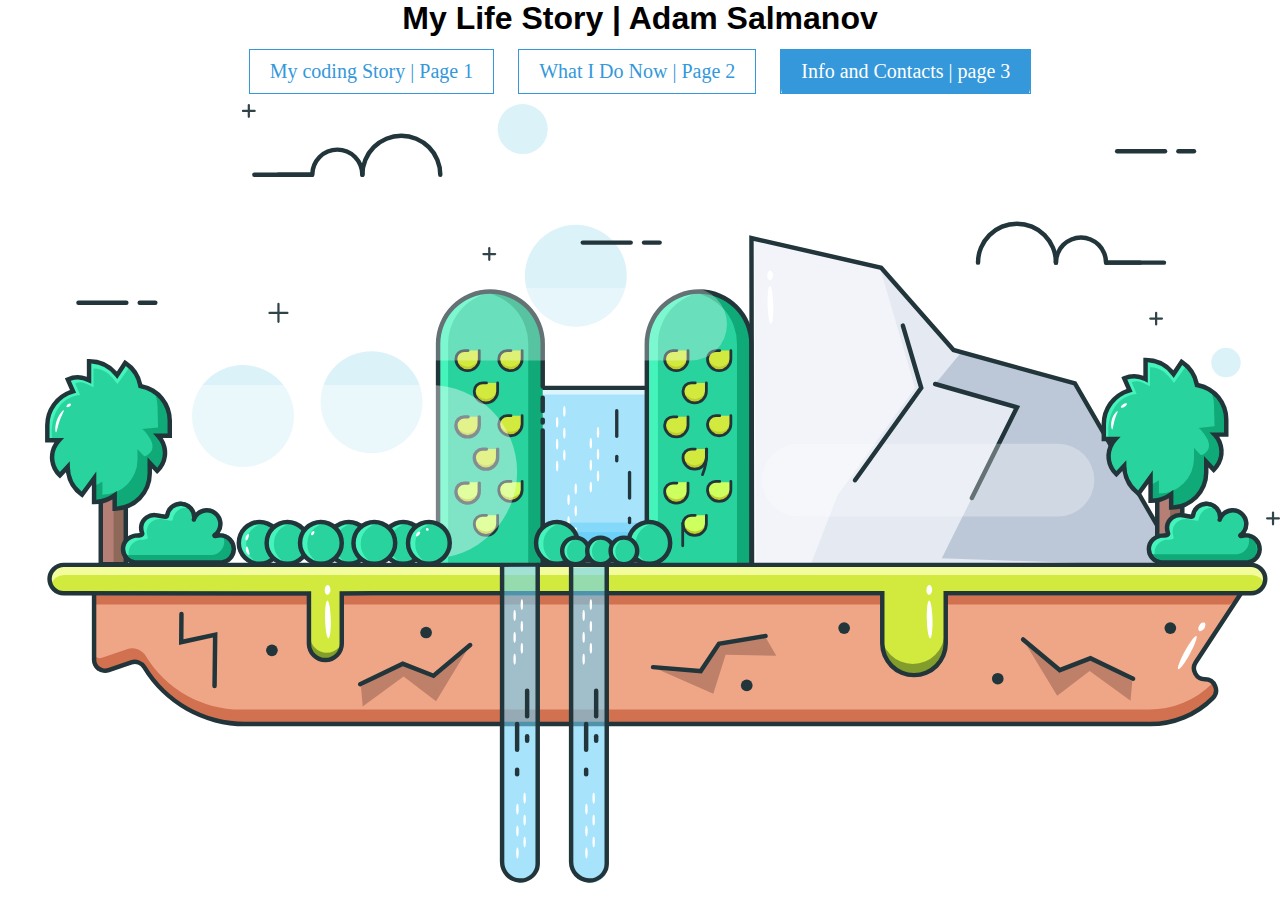
<file: index.html>
<!DOCTYPE html>
<html lang="en">
<head>
    <title> Adam Salmanov | Developer</title>
    <meta
      name="Description"
      content="Adam (me) Develops web apps in the front end whild also doing game develop with unity, and more coding projects"
      />
    <meta charset="UTF-8">
    <meta name="viewport" content="width=device-width, initial-scale=1.0">
    <link rel="icon" href="/web_development_coding_code_browse_browser_icon-icons.com_59980.ico">
    <link rel="stylesheet" href="./style.css">
    
</head>
<body>
    <h1 class="Top-Title">My Life Story | Adam Salmanov</h1>

    <div>
        
        <div class="container">
            <a href="mylifestory.html"><button class="btn btn1">My coding Story | Page 1</button></a>
            <a href="whatidonow.html"> <button class="btn btn2">What I Do Now | Page 2</button></a>
            <a href="Infoandcontacts.html"><button class="btn btn3">Info and Contacts | page 3</button></a>

        </div>
        <div class="Island">
            <svg xmlns="http://www.w3.org/2000/svg" viewBox="0 0 2299.5 1398.99"><defs><style>.cls-1{fill:#efa687;}.cls-2{fill:#d17150;}.cls-3{fill:#21353a;}.cls-4{fill:#bf806a;}.cls-5{fill:#304349;}.cls-6{fill:#dcf2f9;}.cls-7,.cls-8{fill:#6cd0f9;}.cls-7,.cls-9{opacity:0.6;}.cls-10,.cls-17,.cls-18,.cls-20,.cls-9{fill:#fff;}.cls-11{fill:#29d39e;}.cls-12{fill:#45f4ba;}.cls-13{fill:#0faa77;}.cls-14{fill:#cdff5f;}.cls-15{fill:#bfce2c;}.cls-16{fill:#d1ea3d;}.cls-17,.cls-25{opacity:0.4;}.cls-18{opacity:0.3;}.cls-19{fill:#e4e9f2;}.cls-20{opacity:0.5;}.cls-21{fill:#bcc7d8;}.cls-22{fill:#f3fc9d;}.cls-23{fill:#839d2d;}.cls-24{fill:#b57f76;}.cls-25{fill:#544630;}</style></defs><title>Asset 26</title><g id="Layer_2" data-name="Layer 2"><g id="Layer_1-2" data-name="Layer 1"><path class="cls-1" d="M169,877v130a11.44,11.44,0,0,0,15.14,10.83l45-15.36a28.65,28.65,0,0,1,33.8,12.31h0A199,199,0,0,0,433.38,1111H2065.94a159.47,159.47,0,0,0,112.77-46.71h0c12.47-12.47,3.64-33.79-14-33.79h0a19.79,19.79,0,0,1-16.54-30.67L2229,877"/><path class="cls-2" d="M2183.55,1050.43a19.39,19.39,0,0,1-5.84,13.86A159.47,159.47,0,0,1,2064.94,1111H432.38a199.1,199.1,0,0,1-170.44-96.22,28.65,28.65,0,0,0-33.8-12.31l-45,15.36A11.44,11.44,0,0,1,168,1007V984a11.44,11.44,0,0,0,15.14,10.83l45-15.36a28.65,28.65,0,0,1,33.8,12.31A199.1,199.1,0,0,0,432.38,1088H2064.94a159.47,159.47,0,0,0,112.77-46.71,19.74,19.74,0,0,0,2.13-2.5A20.26,20.26,0,0,1,2183.55,1050.43Z"/><polygon class="cls-2" points="2229 883 2209.26 899 169 899 169 883 2229 883"/><path class="cls-3" d="M2065.94,1118H440.53a215.73,215.73,0,0,1-184.71-104.27,15.89,15.89,0,0,0-18.63-6.79l-40.71,13.9A23.79,23.79,0,0,1,165,998.33V880a4,4,0,0,1,8,0V998.33a15.8,15.8,0,0,0,20.9,14.94l40.71-13.9a23.94,23.94,0,0,1,28.06,10.22A207.7,207.7,0,0,0,440.53,1110H2065.94a154.44,154.44,0,0,0,109.94-45.54,15.79,15.79,0,0,0-11.16-27,23.79,23.79,0,0,1-19.88-36.87l80.82-122.83a4,4,0,1,1,6.68,4.4L2151.52,1005a15.8,15.8,0,0,0,13.2,24.47,23.79,23.79,0,0,1,16.82,40.62A162.44,162.44,0,0,1,2065.94,1118Z"/><polygon class="cls-4" points="648.51 1046.99 651.57 1082.24 725.12 1028.61 783.35 1073.04 844.65 971.91 780.29 1027.07 743.51 1013.28 722.06 1004.09 648.51 1046.99"/><polygon class="cls-4" points="2034.12 1036.99 2031.05 1072.24 1957.5 1018.61 1899.27 1063.04 1837.97 961.91 1902.33 1017.07 1939.11 1003.28 1960.56 994.09 2034.12 1036.99"/><path class="cls-3" d="M2035.64,1036.4a3.9,3.9,0,0,1-1.72-.4l-75.06-36-55.75,21.68L1835.41,965a4,4,0,0,1,5.13-6.14l64.08,53.65,54.58-21.23,78.18,37.53a4,4,0,0,1-1.74,7.61Z"/><polygon class="cls-4" points="1376.91 960.51 1394.64 991.12 1303.63 989.45 1281.47 1059.27 1173.22 1011.66 1257.58 1019.87 1279.77 987.46 1292.06 967.62 1376.91 960.51"/><path class="cls-3" d="M647,1046.4a4,4,0,0,1-1.74-7.61l78.18-37.53L778,1022.49l64.08-53.65a4,4,0,0,1,5.13,6.14l-67.7,56.68L723.76,1010l-75.06,36A3.9,3.9,0,0,1,647,1046.4Z"/><path class="cls-3" d="M1260.85,1023.18l-88-7.53a4,4,0,1,1,.68-8l83.26,7.12,32.5-48.71,85.56-14.17a4,4,0,0,1,1.3,7.89l-82.13,13.6Z"/><path class="cls-3" d="M385.45,1049.45h-.05a4,4,0,0,1-3.95-4l1.05-87-60.95,13.37L322,916a4,4,0,0,1,4-4h0a4,4,0,0,1,4,4l-.37,45.79,61-13.38-1.18,97A4,4,0,0,1,385.45,1049.45Z"/><path class="cls-5" d="M500.25,393.35a2,2,0,0,1-2-2V359.17a2,2,0,0,1,4,0v32.18A2,2,0,0,1,500.25,393.35Z"/><path class="cls-5" d="M516.34,377.26H484.16a2,2,0,0,1,0-4h32.18a2,2,0,0,1,0,4Z"/><circle class="cls-6" cx="667.5" cy="535.5" r="91.5"/><circle class="cls-6" cx="1034.5" cy="308.5" r="91.5"/><circle class="cls-6" cx="436.5" cy="560.5" r="91.5"/><rect class="cls-7" x="963.08" y="510" width="203.07" height="310"/><rect class="cls-8" x="963" y="769" width="203.07" height="46.68"/><rect class="cls-7" x="963.08" y="752" width="203.07" height="26.12"/><rect class="cls-9" x="973.08" y="509" width="203.07" height="13"/><path class="cls-3" d="M1170.15,824H959.08V506h211.07Zm-203.07-8h195.07V514H967.08Z"/><ellipse class="cls-10" cx="1013.85" cy="591.49" rx="2.16" ry="9.72"/><ellipse class="cls-10" cx="1000.89" cy="611.15" rx="2.16" ry="9.72"/><ellipse class="cls-10" cx="1013.85" cy="630.81" rx="2.16" ry="9.72"/><ellipse class="cls-10" cx="1000.89" cy="650.46" rx="2.16" ry="9.72"/><ellipse class="cls-10" cx="1000.89" cy="571.83" rx="2.16" ry="9.72"/><ellipse class="cls-10" cx="1013.85" cy="552.17" rx="2.16" ry="9.72"/><ellipse class="cls-10" cx="1034.37" cy="730.83" rx="2.16" ry="9.72"/><ellipse class="cls-10" cx="1021.41" cy="750.49" rx="2.16" ry="9.72"/><ellipse class="cls-10" cx="1034.37" cy="770.14" rx="2.16" ry="9.72"/><ellipse class="cls-10" cx="1021.41" cy="789.8" rx="2.16" ry="9.72"/><ellipse class="cls-10" cx="1021.41" cy="711.17" rx="2.16" ry="9.72"/><ellipse class="cls-10" cx="1034.37" cy="691.51" rx="2.16" ry="9.72"/><ellipse class="cls-10" cx="1074.34" cy="629.29" rx="2.16" ry="9.72"/><ellipse class="cls-10" cx="1061.38" cy="648.95" rx="2.16" ry="9.72"/><ellipse class="cls-10" cx="1074.34" cy="668.61" rx="2.16" ry="9.72"/><ellipse class="cls-10" cx="1061.38" cy="688.27" rx="2.16" ry="9.72"/><ellipse class="cls-10" cx="1061.38" cy="609.64" rx="2.16" ry="9.72"/><ellipse class="cls-10" cx="1074.34" cy="589.98" rx="2.16" ry="9.72"/><ellipse class="cls-10" cx="940.34" cy="1296.29" rx="2.16" ry="9.72"/><ellipse class="cls-10" cx="927.38" cy="1315.95" rx="2.16" ry="9.72"/><ellipse class="cls-10" cx="940.34" cy="1335.61" rx="2.16" ry="9.72"/><ellipse class="cls-10" cx="927.38" cy="1355.27" rx="2.16" ry="9.72"/><ellipse class="cls-10" cx="927.38" cy="1276.64" rx="2.16" ry="9.72"/><ellipse class="cls-10" cx="940.34" cy="1256.98" rx="2.16" ry="9.72"/><path class="cls-11" d="M879,337h0a94,94,0,0,1,94,94V829a0,0,0,0,1,0,0H785a0,0,0,0,1,0,0V431A94,94,0,0,1,879,337Z"/><path class="cls-12" d="M891,337.34A94,94,0,0,0,805,431V829H789V431a94,94,0,0,1,94-94Q887.05,337,891,337.34Z"/><path class="cls-13" d="M975,431V829H949V431a94,94,0,0,0-81-93.1A94,94,0,0,1,975,431Z"/><path class="cls-3" d="M979,833H783V431a98,98,0,0,1,196,0v76.67a4,4,0,1,1-8,0V431a90,90,0,0,0-180,0V825H971V586.33a4,4,0,1,1,8,0Z"/><path class="cls-3" d="M975,576a4,4,0,0,1-4-4v-5a4,4,0,0,1,8,0v5A4,4,0,0,1,975,576Z"/><path class="cls-3" d="M975,555.33a4,4,0,0,1-4-4V527.67a4,4,0,0,1,8,0v23.66A4,4,0,0,1,975,555.33Z"/><path class="cls-14" d="M918,679.5h-7a15,15,0,0,0-15,15h0a21,21,0,0,0,21,21h0a21,21,0,0,0,21-21v-15"/><path class="cls-15" d="M938,686v5a21,21,0,1,1-42,0,14.73,14.73,0,0,1,.18-2.32A21,21,0,0,0,938,686Z"/><path class="cls-3" d="M917,716.5A23.52,23.52,0,0,1,893.5,693,17.52,17.52,0,0,1,911,675.5h7a2.5,2.5,0,0,1,0,5h-7A12.52,12.52,0,0,0,898.5,693a18.5,18.5,0,0,0,37,0V678a2.5,2.5,0,0,1,5,0v15A23.52,23.52,0,0,1,917,716.5Z"/><path class="cls-16" d="M841,443h-7a15,15,0,0,0-15,15h0a21,21,0,0,0,21,21h0a21,21,0,0,0,21-21V443"/><path class="cls-15" d="M861,451v5a21,21,0,1,1-42,0,14.73,14.73,0,0,1,.18-2.32A21,21,0,0,0,861,451Z"/><path class="cls-16" d="M918,443h-7a15,15,0,0,0-15,15h0a21,21,0,0,0,21,21h0a21,21,0,0,0,21-21V443"/><path class="cls-15" d="M938,451v5a21,21,0,1,1-42,0,14.73,14.73,0,0,1,.18-2.32A21,21,0,0,0,938,451Z"/><path class="cls-16" d="M918,560h-7a15,15,0,0,0-15,15h0a21,21,0,0,0,21,21h0a21,21,0,0,0,21-21V560"/><path class="cls-15" d="M938,568v5a21,21,0,1,1-42,0,14.73,14.73,0,0,1,.18-2.32A21,21,0,0,0,938,568Z"/><path class="cls-16" d="M874,501h-7a15,15,0,0,0-15,15h0a21,21,0,0,0,21,21h0a21,21,0,0,0,21-21V501"/><path class="cls-15" d="M894,509v5a21,21,0,1,1-42,0,14.73,14.73,0,0,1,.18-2.32A21,21,0,0,0,894,509Z"/><path class="cls-3" d="M840,481.5A23.52,23.52,0,0,1,816.5,458,17.52,17.52,0,0,1,834,440.5h7a2.5,2.5,0,0,1,0,5h-7A12.52,12.52,0,0,0,821.5,458a18.5,18.5,0,0,0,37,0V443a2.5,2.5,0,0,1,5,0v15A23.52,23.52,0,0,1,840,481.5Z"/><path class="cls-3" d="M917,481.5A23.52,23.52,0,0,1,893.5,458,17.52,17.52,0,0,1,911,440.5h7a2.5,2.5,0,0,1,0,5h-7A12.52,12.52,0,0,0,898.5,458a18.5,18.5,0,0,0,37,0V443a2.5,2.5,0,0,1,5,0v15A23.52,23.52,0,0,1,917,481.5Z"/><path class="cls-3" d="M917,598.5A23.52,23.52,0,0,1,893.5,575,17.52,17.52,0,0,1,911,557.5h7a2.5,2.5,0,0,1,0,5h-7A12.52,12.52,0,0,0,898.5,575a18.5,18.5,0,0,0,37,0V560a2.5,2.5,0,0,1,5,0v15A23.52,23.52,0,0,1,917,598.5Z"/><path class="cls-3" d="M873,539.5A23.52,23.52,0,0,1,849.5,516,17.52,17.52,0,0,1,867,498.5h7a2.5,2.5,0,0,1,0,5h-7A12.52,12.52,0,0,0,854.5,516a18.5,18.5,0,0,0,37,0V501a2.5,2.5,0,0,1,5,0v15A23.52,23.52,0,0,1,873,539.5Z"/><path class="cls-16" d="M841,562h-7a15,15,0,0,0-15,15h0a21,21,0,0,0,21,21h0a21,21,0,0,0,21-21V562"/><path class="cls-15" d="M861,570v5a21,21,0,1,1-42,0,14.73,14.73,0,0,1,.18-2.32A21,21,0,0,0,861,570Z"/><path class="cls-5" d="M840,601a24,24,0,0,1-24-24,18,18,0,0,1,18-18h7a3,3,0,0,1,0,6h-7a12,12,0,0,0-12,12,18,18,0,0,0,36,0V562a3,3,0,0,1,6,0v15A24,24,0,0,1,840,601Z"/><path class="cls-16" d="M874,620h-7a15,15,0,0,0-15,15h0a21,21,0,0,0,21,21h0a21,21,0,0,0,21-21V620"/><path class="cls-15" d="M894,628v5a21,21,0,1,1-42,0,14.73,14.73,0,0,1,.18-2.32A21,21,0,0,0,894,628Z"/><path class="cls-5" d="M873,659a24,24,0,0,1-24-24,18,18,0,0,1,18-18h7a3,3,0,0,1,0,6h-7a12,12,0,0,0-12,12,18,18,0,0,0,36,0V620a3,3,0,0,1,6,0v15A24,24,0,0,1,873,659Z"/><path class="cls-14" d="M841,679.5h-7a15,15,0,0,0-15,15h0a21,21,0,0,0,21,21h0a21,21,0,0,0,21-21v-15"/><path class="cls-15" d="M861,689v5a21,21,0,1,1-42,0,14.73,14.73,0,0,1,.18-2.32A21,21,0,0,0,861,689Z"/><path class="cls-5" d="M840,720a24,24,0,0,1-24-24,18,18,0,0,1,18-18h7a3,3,0,0,1,0,6h-7a12,12,0,0,0-12,12,18,18,0,0,0,36,0V681a3,3,0,0,1,6,0v15A24,24,0,0,1,840,720Z"/><path class="cls-14" d="M874,739h-7a15,15,0,0,0-15,15h0a21,21,0,0,0,21,21h0a21,21,0,0,0,21-21V739"/><path class="cls-15" d="M894,747v5a21,21,0,1,1-42,0,14.73,14.73,0,0,1,.18-2.32A21,21,0,0,0,894,747Z"/><path class="cls-3" d="M873,777.5A23.52,23.52,0,0,1,849.5,754,17.52,17.52,0,0,1,867,736.5h7a2.5,2.5,0,0,1,0,5h-7A12.52,12.52,0,0,0,854.5,754a18.5,18.5,0,0,0,37,0V739a2.5,2.5,0,0,1,5,0v15A23.52,23.52,0,0,1,873,777.5Z"/><path class="cls-11" d="M1254,337h0a94,94,0,0,1,94,94V829a0,0,0,0,1,0,0H1160a0,0,0,0,1,0,0V431a94,94,0,0,1,94-94Z"/><path class="cls-12" d="M1268,337.34A94,94,0,0,0,1182,431V829h-16V431a94,94,0,0,1,94-94Q1264.05,337,1268,337.34Z"/><path class="cls-13" d="M1350,431V829h-26V431a94,94,0,0,0-81-93.1A94,94,0,0,1,1350,431Z"/><path class="cls-3" d="M1354,833H1158V431a98,98,0,0,1,196,0Zm-188-8h180V431a90,90,0,0,0-180,0Z"/><path class="cls-14" d="M1293,679.5h-7a15,15,0,0,0-15,15h0a21,21,0,0,0,21,21h0a21,21,0,0,0,21-21v-15"/><path class="cls-15" d="M1313,686v5a21,21,0,1,1-42,0,14.73,14.73,0,0,1,.18-2.32A21,21,0,0,0,1313,686Z"/><path class="cls-3" d="M1292,716.5a23.52,23.52,0,0,1-23.5-23.5,17.52,17.52,0,0,1,17.5-17.5h7a2.5,2.5,0,0,1,0,5h-7a12.52,12.52,0,0,0-12.5,12.5,18.5,18.5,0,0,0,37,0V678a2.5,2.5,0,0,1,5,0v15A23.52,23.52,0,0,1,1292,716.5Z"/><path class="cls-16" d="M1216,443h-7a15,15,0,0,0-15,15h0a21,21,0,0,0,21,21h0a21,21,0,0,0,21-21V443"/><path class="cls-15" d="M1236,451v5a21,21,0,1,1-42,0,14.73,14.73,0,0,1,.18-2.32A21,21,0,0,0,1236,451Z"/><path class="cls-3" d="M1215,481.5a23.52,23.52,0,0,1-23.5-23.5,17.52,17.52,0,0,1,17.5-17.5h7a2.5,2.5,0,0,1,0,5h-7a12.52,12.52,0,0,0-12.5,12.5,18.5,18.5,0,0,0,37,0V443a2.5,2.5,0,0,1,5,0v15A23.52,23.52,0,0,1,1215,481.5Z"/><path class="cls-16" d="M1293,443h-7a15,15,0,0,0-15,15h0a21,21,0,0,0,21,21h0a21,21,0,0,0,21-21V443"/><path class="cls-15" d="M1313,451v5a21,21,0,1,1-42,0,14.73,14.73,0,0,1,.18-2.32A21,21,0,0,0,1313,451Z"/><path class="cls-3" d="M1292,481.5a23.52,23.52,0,0,1-23.5-23.5,17.52,17.52,0,0,1,17.5-17.5h7a2.5,2.5,0,0,1,0,5h-7a12.52,12.52,0,0,0-12.5,12.5,18.5,18.5,0,0,0,37,0V443a2.5,2.5,0,0,1,5,0v15A23.52,23.52,0,0,1,1292,481.5Z"/><path class="cls-16" d="M1293,560h-7a15,15,0,0,0-15,15h0a21,21,0,0,0,21,21h0a21,21,0,0,0,21-21V560"/><path class="cls-15" d="M1313,568v5a21,21,0,1,1-42,0,14.73,14.73,0,0,1,.18-2.32A21,21,0,0,0,1313,568Z"/><path class="cls-3" d="M1292,598.5a23.52,23.52,0,0,1-23.5-23.5,17.52,17.52,0,0,1,17.5-17.5h7a2.5,2.5,0,0,1,0,5h-7a12.52,12.52,0,0,0-12.5,12.5,18.5,18.5,0,0,0,37,0V560a2.5,2.5,0,0,1,5,0v15A23.52,23.52,0,0,1,1292,598.5Z"/><path class="cls-16" d="M1249,501h-7a15,15,0,0,0-15,15h0a21,21,0,0,0,21,21h0a21,21,0,0,0,21-21V501"/><path class="cls-15" d="M1269,509v5a21,21,0,1,1-42,0,14.73,14.73,0,0,1,.18-2.32A21,21,0,0,0,1269,509Z"/><path class="cls-3" d="M1248,539.5a23.52,23.52,0,0,1-23.5-23.5,17.52,17.52,0,0,1,17.5-17.5h7a2.5,2.5,0,0,1,0,5h-7a12.52,12.52,0,0,0-12.5,12.5,18.5,18.5,0,0,0,37,0V501a2.5,2.5,0,0,1,5,0v15A23.52,23.52,0,0,1,1248,539.5Z"/><path class="cls-16" d="M1216,562h-7a15,15,0,0,0-15,15h0a21,21,0,0,0,21,21h0a21,21,0,0,0,21-21V562"/><path class="cls-15" d="M1236,570v5a21,21,0,1,1-42,0,14.73,14.73,0,0,1,.18-2.32A21,21,0,0,0,1236,570Z"/><path class="cls-3" d="M1215,600.5a23.52,23.52,0,0,1-23.5-23.5,17.52,17.52,0,0,1,17.5-17.5h7a2.5,2.5,0,0,1,0,5h-7a12.52,12.52,0,0,0-12.5,12.5,18.5,18.5,0,0,0,37,0V562a2.5,2.5,0,0,1,5,0v15A23.52,23.52,0,0,1,1215,600.5Z"/><path class="cls-16" d="M1249,620h-7a15,15,0,0,0-15,15h0a21,21,0,0,0,21,21h0a21,21,0,0,0,21-21V620"/><path class="cls-15" d="M1269,628v5a21,21,0,1,1-42,0,14.73,14.73,0,0,1,.18-2.32A21,21,0,0,0,1269,628Z"/><path class="cls-3" d="M1248,658.5a23.52,23.52,0,0,1-23.5-23.5,17.52,17.52,0,0,1,17.5-17.5h7a2.5,2.5,0,0,1,0,5h-7a12.52,12.52,0,0,0-12.5,12.5,18.5,18.5,0,0,0,37,0V620a2.5,2.5,0,0,1,5,0v15A23.52,23.52,0,0,1,1248,658.5Z"/><path class="cls-14" d="M1216,679.5h-7a15,15,0,0,0-15,15h0a21,21,0,0,0,21,21h0a21,21,0,0,0,21-21v-15"/><path class="cls-15" d="M1236,689v5a21,21,0,1,1-42,0,14.73,14.73,0,0,1,.18-2.32A21,21,0,0,0,1236,689Z"/><path class="cls-3" d="M1215,719.5a23.52,23.52,0,0,1-23.5-23.5,17.52,17.52,0,0,1,17.5-17.5h7a2.5,2.5,0,0,1,0,5h-7a12.52,12.52,0,0,0-12.5,12.5,18.5,18.5,0,0,0,37,0V681a2.5,2.5,0,0,1,5,0v15A23.52,23.52,0,0,1,1215,719.5Z"/><path class="cls-14" d="M1249,739h-7a15,15,0,0,0-15,15h0a21,21,0,0,0,21,21h0a21,21,0,0,0,21-21V739"/><path class="cls-15" d="M1269,747v5a21,21,0,1,1-42,0,14.73,14.73,0,0,1,.18-2.32A21,21,0,0,0,1269,747Z"/><path class="cls-3" d="M1248,777.5a23.52,23.52,0,0,1-23.5-23.5,17.52,17.52,0,0,1,17.5-17.5h7a2.5,2.5,0,0,1,0,5h-7a12.52,12.52,0,0,0-12.5,12.5,18.5,18.5,0,0,0,37,0V739a2.5,2.5,0,0,1,5,0v15A23.52,23.52,0,0,1,1248,777.5Z"/><rect class="cls-17" y="505" width="929" height="312" rx="156"/><circle class="cls-6" cx="939" cy="45" r="45"/><circle class="cls-6" cx="2202.5" cy="464.5" r="26.5"/><rect class="cls-18" x="709" y="330.23" width="597" height="130.77" rx="65.39"/><polyline class="cls-19" points="1358 829 1355 243 1583 296 1713 444 1931 504 2121 832"/><polygon class="cls-20" points="1644 510 1504.5 703.52 1454.98 832 1354 826 1350 241 1582.23 298.75 1644 510"/><path class="cls-21" d="M2117,831l-425-15,135-271-25-8-122-34s26.74-32.83,45.52-55.45l29.36,8.08L1927,503Z"/><path class="cls-3" d="M2121,834a4,4,0,0,1-3.46-2L1928.36,505.42l-217.58-59.88-.78-.9-129.15-147L1354,246l1,580a4,4,0,0,1-4,4h0a4,4,0,0,1-4-4l-1-590,239.16,54.4,130.07,148.07,218.42,60.12.82,1.42,190,328a4,4,0,0,1-1.46,5.46A3.93,3.93,0,0,1,2121,834Z"/><path class="cls-3" d="M1746,712a3.91,3.91,0,0,1-1.78-.42,4,4,0,0,1-1.8-5.36l78.86-158.69L1678.9,506.85a4,4,0,0,1,2.2-7.7l151.62,43.32-83.14,167.31A4,4,0,0,1,1746,712Z"/><path class="cls-16" d="M2248,880h.5a25.5,25.5,0,0,0,25.5-25.5h0a25.5,25.5,0,0,0-25.5-25.5H115.5A25.5,25.5,0,0,0,90,854.5h0A25.5,25.5,0,0,0,115.5,880H296"/><polyline class="cls-16" points="1808.44 879 1808.44 879 2127 879 2127 879"/><polyline class="cls-16" points="1482.44 879 1482.44 879 1490 879 1490 879"/><polyline class="cls-16" points="491.44 879 491.44 879 1420 879"/><polyline class="cls-16" points="417 879 417 879 429 879"/><path class="cls-22" d="M2274,857.5a25.24,25.24,0,0,1-1,7A25.51,25.51,0,0,0,2248.5,846H115.5A25.51,25.51,0,0,0,91,864.5a25.24,25.24,0,0,1-1-7A25.5,25.5,0,0,1,115.5,832h2133a25.5,25.5,0,0,1,25.5,25.5Z"/><path class="cls-3" d="M1108,600a3,3,0,0,1-3-3V551a3,3,0,0,1,6,0v46A3,3,0,0,1,1108,600Z"/><path class="cls-3" d="M1108,644a3,3,0,0,1-3-3v-8a3,3,0,0,1,6,0v8A3,3,0,0,1,1108,644Z"/><path class="cls-16" d="M629.68,877.23l-16.68.1V967.5a29.5,29.5,0,1,1-59,0v-90l-7-.06L584,848Z"/><path class="cls-23" d="M616.5,956.5v13a29.5,29.5,0,1,1-59,0v-13a29.5,29.5,0,0,0,59,0Z"/><rect class="cls-24" x="181" y="618" width="45" height="209"/><rect class="cls-25" x="204" y="618" width="22" height="209"/><path class="cls-3" d="M230,831H177V614h53Zm-45-8h37V622H185Z"/><path class="cls-11" d="M305,569a63,63,0,0,0-52.67-62.14,62.84,62.84,0,0,0-27.39-41.77h0l-14.55,22.1A62.88,62.88,0,0,0,160,462h0v34.1a44,44,0,0,0-38.25-1.29h0l9.47,21.47A63,63,0,0,0,85,577v27h21l-.68.74a44.1,44.1,0,0,0,2.29,62.33h0l14-15a62.87,62.87,0,0,0,25.87,49.88h0L169,672.35V715h0a62.73,62.73,0,0,0,37-12v24h0a63,63,0,0,0,63-63V644.65l13.39,14.42h0a44.1,44.1,0,0,0,2.29-62.33L284,596h21Z"/><path class="cls-12" d="M242.21,485.52c-2.8-2.71-6.83-9.29-10.21-11.52l-21,29c-11.49-15.3-22.4-28-43-28v34.1c-11.48-6-20.23-12.73-33-7.1l9,21c-38,4-51,38-51,67v16H84V579a63,63,0,0,1,46.22-60.72l-9.47-21.47A44,44,0,0,1,159,498.1V464a62.88,62.88,0,0,1,50.39,25.19l14.55-22.1A62.75,62.75,0,0,1,242.21,485.52Z"/><path class="cls-13" d="M305,593H284l.68.74a44.09,44.09,0,0,1-2.29,62.33L269,641.65V661a63,63,0,0,1-63,63V700a62.75,62.75,0,0,1-37,12V686A62.8,62.8,0,0,0,184,678v24a63,63,0,0,0,63-63V619.65c3.19,3.44,6.34,6.93,9.58,10.32,3,3.1,2.44,3.42,6.09,2,3.06-1.21,7.22-5.42,9-8.13,4.1-6.23,2.34-14.54-1-20.68-1.57-2.9-12.35-19.47-15.71-19.12l29-3-1-37a62.69,62.69,0,0,0-8.82-32.16A63,63,0,0,1,305,566Z"/><path class="cls-3" d="M206,731h-4V710.31A66.39,66.39,0,0,1,169,719h-4V684.62l-16.69,22.89-3.23-2.36a66.42,66.42,0,0,1-26.73-43.77l-10.53,11.34L104.88,670a48.15,48.15,0,0,1-7.24-62H81V577a67.2,67.2,0,0,1,44.75-63.2l-9.27-21,3.66-1.61A47.84,47.84,0,0,1,156,490V458h4a66.39,66.39,0,0,1,50,22.44l13.75-20.89,3.35,2.2a66.38,66.38,0,0,1,28.6,41.67A66.73,66.73,0,0,1,309,569v31H292.36a48.15,48.15,0,0,1-7.24,62l-2.94,2.72L273,654.83V664A67.08,67.08,0,0,1,206,731Zm4-35.88v27.75A59.09,59.09,0,0,0,265,664V634.47l17.47,18.8a40.11,40.11,0,0,0-.72-53.81L274.82,592H301V569a58.76,58.76,0,0,0-49.32-58.2l-2.8-.46-.49-2.79A58.4,58.4,0,0,0,226,470.74l-15.4,23.39-3.42-4.54A58.52,58.52,0,0,0,164,466.13v36.58l-5.85-3.06a39.88,39.88,0,0,0-31-2.61l9.64,21.86-4.47,1.23A59.15,59.15,0,0,0,89,577v23h26.18l-6.93,7.46a40.11,40.11,0,0,0-.72,53.81L125.4,642l.17,9.93a58.5,58.5,0,0,0,21.07,44.25L173,660.08v50.79a58.49,58.49,0,0,0,30.65-11.13Z"/><rect class="cls-24" x="2079" y="616" width="45" height="209"/><rect class="cls-25" x="2102" y="616" width="22" height="209"/><path class="cls-3" d="M2128,829h-53V612h53Zm-45-8h37V620h-37Z"/><path class="cls-11" d="M2203,567a63,63,0,0,0-52.67-62.14,62.84,62.84,0,0,0-27.39-41.77h0l-14.55,22.1A62.88,62.88,0,0,0,2058,460h0v34.1a44,44,0,0,0-38.25-1.29h0l9.47,21.47A63,63,0,0,0,1983,575v27h21l-.68.74a44.1,44.1,0,0,0,2.29,62.33h0l14-15a62.87,62.87,0,0,0,25.87,49.88h0L2067,670.35V713h0a62.73,62.73,0,0,0,37-12v24h0a63,63,0,0,0,63-63V642.65l13.39,14.42h0a44.1,44.1,0,0,0,2.29-62.33L2182,594h21Z"/><path class="cls-12" d="M2140.21,483.52c-2.8-2.71-6.83-9.29-10.21-11.52l-21,29c-11.49-15.3-22.4-28-43-28v34.1c-11.48-6-20.23-12.73-33-7.1l9,21c-38,4-51,38-51,67v16h-9V577a63,63,0,0,1,46.22-60.72l-9.47-21.47A44,44,0,0,1,2057,496.1V462a62.88,62.88,0,0,1,50.39,25.19l14.55-22.1A62.75,62.75,0,0,1,2140.21,483.52Z"/><path class="cls-13" d="M2203,591h-21l.68.74a44.09,44.09,0,0,1-2.29,62.33L2167,639.65V659a63,63,0,0,1-63,63V698a62.75,62.75,0,0,1-37,12V684a62.8,62.8,0,0,0,15-8.06v24a63,63,0,0,0,63-63V617.65c3.19,3.44,6.34,6.93,9.58,10.32,3,3.1,2.44,3.42,6.09,2,3.06-1.21,7.22-5.42,9-8.13,4.1-6.23,2.34-14.54-1-20.68-1.57-2.9-12.35-19.47-15.71-19.12l29-3-1-37a62.69,62.69,0,0,0-8.82-32.16A63,63,0,0,1,2203,564Z"/><path class="cls-3" d="M2104,729h-4V708.31a66.39,66.39,0,0,1-33,8.69h-4V682.62l-16.69,22.89-3.23-2.36a66.42,66.42,0,0,1-26.73-43.77l-10.53,11.34-2.94-2.72a48.15,48.15,0,0,1-7.24-62H1979V575a67.2,67.2,0,0,1,44.75-63.2l-9.27-21,3.66-1.61A47.84,47.84,0,0,1,2054,488V456h4a66.39,66.39,0,0,1,50,22.44l13.75-20.89,3.35,2.2a66.38,66.38,0,0,1,28.6,41.67A66.73,66.73,0,0,1,2207,567v31h-16.64a48.15,48.15,0,0,1-7.24,62l-2.94,2.72-9.18-9.89V662A67.08,67.08,0,0,1,2104,729Zm4-35.88v27.75A59.09,59.09,0,0,0,2163,662V632.47l17.47,18.8a40.11,40.11,0,0,0-.72-53.81l-6.93-7.46H2199V567a58.76,58.76,0,0,0-49.32-58.2l-2.8-.46-.49-2.79A58.4,58.4,0,0,0,2124,468.74l-15.4,23.39-3.42-4.54A58.52,58.52,0,0,0,2062,464.13v36.58l-5.85-3.06a39.88,39.88,0,0,0-31-2.61l9.64,21.86-4.47,1.23A59.15,59.15,0,0,0,1987,575v23h26.18l-6.93,7.46a40.11,40.11,0,0,0-.72,53.81L2023.4,640l.17,9.93a58.5,58.5,0,0,0,21.07,44.25L2071,658.08v50.79a58.49,58.49,0,0,0,30.65-11.13Z"/><path class="cls-3" d="M1226.5,796.25a2.5,2.5,0,0,1-2.5-2.5V753a2.5,2.5,0,0,1,5,0v40.75A2.5,2.5,0,0,1,1226.5,796.25Z"/><path class="cls-3" d="M1262,668.5a2.39,2.39,0,0,1-.94-.19,2.48,2.48,0,0,1-1.37-3.25,99.34,99.34,0,0,0,7.37-38.56L1267,620a2.5,2.5,0,0,1,2.48-2.52h0A2.5,2.5,0,0,1,1272,620l.06,6.48a104,104,0,0,1-7.75,40.48A2.49,2.49,0,0,1,1262,668.5Z"/><rect class="cls-18" x="1369" y="610.23" width="597" height="130.77" rx="65.39"/><path class="cls-3" d="M1131,711a3,3,0,0,1-3-3V662a3,3,0,0,1,6,0v46A3,3,0,0,1,1131,711Z"/><path class="cls-3" d="M1131,755a3,3,0,0,1-3-3v-8a3,3,0,0,1,6,0v8A3,3,0,0,1,1131,755Z"/><path class="cls-11" d="M349.85,741.3a24.5,24.5,0,1,1,36.79,29.36.92.92,0,0,0,.64,1.66l9.22-1.16A24.5,24.5,0,0,1,399.33,820H243.67A24.61,24.61,0,0,1,222,796.82a23.84,23.84,0,0,1,8-19,27.61,27.61,0,0,1,11.84-5.89c2.7-.67,14.82.55,14.67-3.84a5.52,5.52,0,0,0-.42-1.63,25.23,25.23,0,0,1-1.5-11c0-.4.1-.79.16-1.18,2.09-13,14.77-21.46,27.7-19.16l15.62,2.79a2.63,2.63,0,0,0,3.07-2.23,24.5,24.5,0,0,1,48.8,3.06,23,23,0,0,1-.15,2.64c-.22.53-.42,1.07-.59,1.62"/><path class="cls-12" d="M348.56,729.6a24.49,24.49,0,0,0-38.36,17,2.63,2.63,0,0,1-3.07,2.23L291.51,746c-12.93-2.3-25.61,6.2-27.7,19.16-.06.39-.11.78-.16,1.18a25.23,25.23,0,0,0,1.5,11,5.52,5.52,0,0,1,.42,1.63c.15,4.39-12,3.17-14.67,3.84a27.61,27.61,0,0,0-11.84,5.89,23.84,23.84,0,0,0-8,19,24.29,24.29,0,0,0,4.45,12.9A24.59,24.59,0,0,1,225,801.82a23.84,23.84,0,0,1,8-19,27.61,27.61,0,0,1,11.84-5.89c2.7-.67,14.82.55,14.67-3.84a5.52,5.52,0,0,0-.42-1.63,25.23,25.23,0,0,1-1.5-11c.05-.4.1-.79.16-1.18,2.09-13,14.77-21.46,27.7-19.16l15.62,2.79a2.63,2.63,0,0,0,3.07-2.23,24.49,24.49,0,0,1,44.36-11Z"/><path class="cls-13" d="M417,800.82A24.6,24.6,0,0,1,395.33,824H239.67a24.59,24.59,0,0,1-20-15.49,23.48,23.48,0,0,0,6,1.49H381.33A24.6,24.6,0,0,0,403,786.82a24.25,24.25,0,0,0-1.63-10A24.47,24.47,0,0,1,417,800.82Z"/><path class="cls-3" d="M398.55,827.84l-156.33,0a28.67,28.67,0,0,1-25.19-27,27.76,27.76,0,0,1,9.38-22.21,31.44,31.44,0,0,1,13.53-6.78,23.82,23.82,0,0,1,4.61-.39,45,45,0,0,0,6.6-.56,28.4,28.4,0,0,1-1.47-12.13c0-.46.11-.92.18-1.37A26.81,26.81,0,0,1,261,739.71,28.31,28.31,0,0,1,282.21,735l14.24,2.53A28.5,28.5,0,0,1,351.69,734a28.52,28.52,0,0,1,43,37.12l.82-.07A28.51,28.51,0,0,1,424,800.85a28.67,28.67,0,0,1-25.19,27Zm-155.64-8H398.09A20.62,20.62,0,0,0,416,800.48,20.51,20.51,0,0,0,395.74,779l-9,1.13a4.91,4.91,0,0,1-3.45-8.89,20.5,20.5,0,1,0-30.77-24.61l0,0c-.18.45-.33.87-.46,1.27a4,4,0,0,1-7.64-2.36c.14-.46.3-.93.49-1.41s.07-1.1.07-1.67a20.5,20.5,0,0,0-40.83-2.57,6.64,6.64,0,0,1-2.63,4.48,6.71,6.71,0,0,1-5.11,1.2l-15.62-2.79a20.33,20.33,0,0,0-15.23,3.41,18.89,18.89,0,0,0-7.82,12.44c-.05.33-.09.66-.13,1a21.11,21.11,0,0,0,1.29,9.28l0,.11a8.6,8.6,0,0,1,.6,2.71,6.08,6.08,0,0,1-1.64,4.38c-2.6,2.77-7.28,3.14-13.12,3.32-1.07,0-2.54.08-3,.17a23.31,23.31,0,0,0-10.13,5A19.82,19.82,0,0,0,225,800.48,20.62,20.62,0,0,0,242.91,819.84Z"/><path class="cls-11" d="M2192.85,741.3a24.5,24.5,0,1,1,36.79,29.36.92.92,0,0,0,.64,1.66l9.22-1.16a24.5,24.5,0,0,1,2.83,48.84H2086.67A24.61,24.61,0,0,1,2065,796.82a23.84,23.84,0,0,1,8-19,27.61,27.61,0,0,1,11.84-5.89c2.7-.67,14.82.55,14.67-3.84a5.52,5.52,0,0,0-.42-1.63,25.23,25.23,0,0,1-1.5-11c0-.4.1-.79.16-1.18,2.09-13,14.77-21.46,27.7-19.16l15.62,2.79a2.63,2.63,0,0,0,3.07-2.23,24.5,24.5,0,0,1,48.8,3.06,23,23,0,0,1-.15,2.64c-.22.53-.42,1.07-.59,1.62"/><path class="cls-12" d="M2191.56,729.6a24.49,24.49,0,0,0-38.36,17,2.63,2.63,0,0,1-3.07,2.23L2134.51,746c-12.93-2.3-25.61,6.2-27.7,19.16-.06.39-.11.78-.16,1.18a25.23,25.23,0,0,0,1.5,11,5.52,5.52,0,0,1,.42,1.63c.15,4.39-12,3.17-14.67,3.84a27.61,27.61,0,0,0-11.84,5.89,23.84,23.84,0,0,0-8,19,24.29,24.29,0,0,0,4.45,12.9,24.59,24.59,0,0,1-10.45-18.9,23.84,23.84,0,0,1,8-19,27.61,27.61,0,0,1,11.84-5.89c2.7-.67,14.82.55,14.67-3.84a5.52,5.52,0,0,0-.42-1.63,25.23,25.23,0,0,1-1.5-11c0-.4.1-.79.16-1.18,2.09-13,14.77-21.46,27.7-19.16l15.62,2.79a2.63,2.63,0,0,0,3.07-2.23,24.49,24.49,0,0,1,44.36-11Z"/><path class="cls-13" d="M2258,799.82A24.6,24.6,0,0,1,2236.33,823H2080.67a24.59,24.59,0,0,1-20-15.49,23.48,23.48,0,0,0,6,1.49h155.66A24.6,24.6,0,0,0,2244,785.82a24.25,24.25,0,0,0-1.63-10A24.47,24.47,0,0,1,2258,799.82Z"/><path class="cls-3" d="M2241.55,827.84l-156.33,0a28.67,28.67,0,0,1-25.19-27,27.76,27.76,0,0,1,9.38-22.21,31.44,31.44,0,0,1,13.53-6.78,23.82,23.82,0,0,1,4.61-.39,45,45,0,0,0,6.6-.56,28.4,28.4,0,0,1-1.47-12.13c.05-.46.11-.92.18-1.37a26.81,26.81,0,0,1,11.09-17.7,28.31,28.31,0,0,1,21.26-4.76l14.24,2.53a28.5,28.5,0,0,1,55.24-3.53,28.52,28.52,0,0,1,43,37.12l.82-.07A28.51,28.51,0,0,1,2267,800.85a28.67,28.67,0,0,1-25.19,27Zm-155.64-8h155.18A20.62,20.62,0,0,0,2259,800.48,20.51,20.51,0,0,0,2238.74,779l-9,1.13a4.91,4.91,0,0,1-3.45-8.89,20.5,20.5,0,1,0-30.77-24.61l0,0c-.18.45-.33.87-.46,1.27a4,4,0,1,1-7.64-2.36c.14-.46.3-.93.49-1.41s.07-1.1.07-1.67a20.5,20.5,0,0,0-40.83-2.57,6.64,6.64,0,0,1-2.63,4.48,6.71,6.71,0,0,1-5.11,1.2l-15.62-2.79a20.33,20.33,0,0,0-15.23,3.41,18.89,18.89,0,0,0-7.82,12.44c-.05.33-.09.66-.13,1a21.11,21.11,0,0,0,1.29,9.28l0,.11a8.6,8.6,0,0,1,.6,2.71,6.08,6.08,0,0,1-1.64,4.38c-2.6,2.77-7.28,3.14-13.12,3.32-1.07,0-2.54.08-3,.17a23.31,23.31,0,0,0-10.13,5,19.82,19.82,0,0,0-6.69,15.85A20.62,20.62,0,0,0,2085.91,819.84Z"/><path class="cls-3" d="M1536,680a4,4,0,0,1-3.25-6.33l117.86-164.41-32.45-110.13a4,4,0,0,1,7.68-2.26l33.55,113.87L1539.25,678.33A4,4,0,0,1,1536,680Z"/><path class="cls-5" d="M879,282a2,2,0,0,1-2-2V259a2,2,0,0,1,4,0v21A2,2,0,0,1,879,282Z"/><path class="cls-5" d="M889.5,271.5h-21a2,2,0,0,1,0-4h21a2,2,0,0,1,0,4Z"/><path class="cls-5" d="M2077,398a2,2,0,0,1-2-2V375a2,2,0,0,1,4,0v21A2,2,0,0,1,2077,398Z"/><path class="cls-5" d="M2087.5,387.5h-21a2,2,0,0,1,0-4h21a2,2,0,0,1,0,4Z"/><path class="cls-5" d="M447,25a2,2,0,0,1-2-2V2a2,2,0,0,1,4,0V23A2,2,0,0,1,447,25Z"/><path class="cls-5" d="M457.5,14.5h-21a2,2,0,0,1,0-4h21a2,2,0,0,1,0,4Z"/><path class="cls-5" d="M2287,757a2,2,0,0,1-2-2V734a2,2,0,0,1,4,0v21A2,2,0,0,1,2287,757Z"/><path class="cls-5" d="M2297.5,746.5h-21a2,2,0,0,1,0-4h21a2,2,0,0,1,0,4Z"/><path class="cls-3" d="M1133,253h-86a4,4,0,0,1,0-8h86a4,4,0,0,1,0,8Z"/><path class="cls-3" d="M1185,253h-28a4,4,0,0,1,0-8h28a4,4,0,0,1,0,8Z"/><path class="cls-3" d="M2093,89h-86a4,4,0,0,1,0-8h86a4,4,0,0,1,0,8Z"/><path class="cls-3" d="M2145,89h-28a4,4,0,0,1,0-8h28a4,4,0,0,1,0,8Z"/><path class="cls-3" d="M227,361H141a4,4,0,0,1,0-8h86a4,4,0,0,1,0,8Z"/><path class="cls-3" d="M279,361H251a4,4,0,0,1,0-8h28a4,4,0,0,1,0,8Z"/><path class="cls-3" d="M651,131a4,4,0,0,1-4-4,41,41,0,0,0-82,0,4,4,0,0,1-8,0,49,49,0,0,1,98,0A4,4,0,0,1,651,131Z"/><path class="cls-3" d="M560,131H500a4,4,0,0,1,0-8h60a4,4,0,0,1,0,8Z"/><path class="cls-3" d="M791,131a4,4,0,0,1-4-4,66,66,0,0,0-132,0,4,4,0,0,1-8,0,74,74,0,0,1,148,0A4,4,0,0,1,791,131Z"/><path class="cls-3" d="M559,131H457a4,4,0,0,1,0-8H559a4,4,0,0,1,0,8Z"/><path class="cls-3" d="M1987,289a4,4,0,0,1-4-4,41,41,0,0,0-82,0,4,4,0,0,1-8,0,49,49,0,0,1,98,0A4,4,0,0,1,1987,289Z"/><path class="cls-3" d="M2048,289h-60a4,4,0,0,1,0-8h60a4,4,0,0,1,0,8Z"/><path class="cls-3" d="M1897,289a4,4,0,0,1-4-4,66,66,0,0,0-132,0,4,4,0,0,1-8,0,74,74,0,0,1,148,0A4,4,0,0,1,1897,289Z"/><path class="cls-3" d="M2091,289H1989a4,4,0,0,1,0-8h102a4,4,0,0,1,0,8Z"/><path class="cls-16" d="M1700.77,876H1700v90a57,57,0,0,1-114,0V882.22L1645,859Z"/><path class="cls-23" d="M1697,949v18a57,57,0,0,1-114,0V949a57,57,0,0,0,114,0Z"/><path class="cls-3" d="M1642,1030a61.07,61.07,0,0,1-61-61V883H670.67l-52.67.31V969.5a33.5,33.5,0,0,1-67,0v-86L114.5,883a29.5,29.5,0,0,1,0-59h2133a29.5,29.5,0,0,1,0,59H1703v86A61.06,61.06,0,0,1,1642,1030ZM670.64,875H1589v94a53,53,0,0,0,106,0V875h552.5a21.5,21.5,0,0,0,0-43H114.5a21.5,21.5,0,0,0,0,43l444.5.5v94a25.5,25.5,0,0,0,51,0V875.36Z"/><path class="cls-7" d="M902,831.59V1364.5a33.45,33.45,0,0,0,31.49,33.44l1,0A30,30,0,0,0,966,1367.5V831"/><path class="cls-3" d="M934.5,1399h-.12c-.38,0-.76,0-1.13-.06A37.5,37.5,0,0,1,898,1361.5V828.59a4,4,0,0,1,8,0V1361.5A29.47,29.47,0,0,0,933.72,1391l.78,0A26,26,0,0,0,962,1364.5V828a4,4,0,0,1,8,0v536.5a37.59,37.59,0,0,1-1.4,10.17l-.12.37a37.46,37.46,0,0,1-33.86,24Z"/><ellipse class="cls-10" cx="942.5" cy="1286.57" rx="2.16" ry="9.72"/><ellipse class="cls-10" cx="929.54" cy="1306.23" rx="2.16" ry="9.72"/><ellipse class="cls-10" cx="942.5" cy="1325.89" rx="2.16" ry="9.72"/><ellipse class="cls-10" cx="929.54" cy="1345.55" rx="2.16" ry="9.72"/><ellipse class="cls-10" cx="929.54" cy="1266.91" rx="2.16" ry="9.72"/><ellipse class="cls-10" cx="942.5" cy="1247.26" rx="2.16" ry="9.72"/><ellipse class="cls-10" cx="937.5" cy="938.57" rx="2.16" ry="9.72"/><ellipse class="cls-10" cx="924.54" cy="958.23" rx="2.16" ry="9.72"/><ellipse class="cls-10" cx="937.5" cy="977.89" rx="2.16" ry="9.72"/><ellipse class="cls-10" cx="924.54" cy="997.55" rx="2.16" ry="9.72"/><ellipse class="cls-10" cx="924.54" cy="918.91" rx="2.16" ry="9.72"/><ellipse class="cls-10" cx="937.5" cy="899.26" rx="2.16" ry="9.72"/><path class="cls-3" d="M947,1104a4,4,0,0,1-4-4v-46a4,4,0,0,1,8,0v46A4,4,0,0,1,947,1104Z"/><path class="cls-3" d="M947,1148a4,4,0,0,1-4-4v-8a4,4,0,0,1,8,0v8A4,4,0,0,1,947,1148Z"/><path class="cls-3" d="M929,1164a4,4,0,0,1-4-4v-46a4,4,0,0,1,8,0v46A4,4,0,0,1,929,1164Z"/><path class="cls-3" d="M929,1208a4,4,0,0,1-4-4v-8a4,4,0,0,1,8,0v8A4,4,0,0,1,929,1208Z"/><path class="cls-7" d="M1028,832.59V1365.5a33.45,33.45,0,0,0,31.49,33.44l1,0a30,30,0,0,0,31.5-30.49V832"/><path class="cls-3" d="M1058.5,1399h-.12c-.38,0-.76,0-1.13-.06A37.5,37.5,0,0,1,1022,1361.5V828.59a4,4,0,0,1,8,0V1361.5a29.47,29.47,0,0,0,27.72,29.45l.78,0a26,26,0,0,0,27.5-26.49V828a4,4,0,0,1,8,0v536.5a37.59,37.59,0,0,1-1.4,10.17l-.12.37a37.46,37.46,0,0,1-33.86,24Z"/><ellipse class="cls-10" cx="1066.5" cy="1286.57" rx="2.16" ry="9.72"/><ellipse class="cls-10" cx="1053.54" cy="1306.23" rx="2.16" ry="9.72"/><ellipse class="cls-10" cx="1066.5" cy="1325.89" rx="2.16" ry="9.72"/><ellipse class="cls-10" cx="1053.54" cy="1345.55" rx="2.16" ry="9.72"/><ellipse class="cls-10" cx="1053.54" cy="1266.91" rx="2.16" ry="9.72"/><ellipse class="cls-10" cx="1066.5" cy="1247.26" rx="2.16" ry="9.72"/><ellipse class="cls-10" cx="1061.5" cy="938.57" rx="2.16" ry="9.72"/><ellipse class="cls-10" cx="1048.54" cy="958.23" rx="2.16" ry="9.72"/><ellipse class="cls-10" cx="1061.5" cy="977.89" rx="2.16" ry="9.72"/><ellipse class="cls-10" cx="1048.54" cy="997.55" rx="2.16" ry="9.72"/><ellipse class="cls-10" cx="1048.54" cy="918.91" rx="2.16" ry="9.72"/><ellipse class="cls-10" cx="1061.5" cy="899.26" rx="2.16" ry="9.72"/><path class="cls-3" d="M1071,1104a4,4,0,0,1-4-4v-46a4,4,0,0,1,8,0v46A4,4,0,0,1,1071,1104Z"/><path class="cls-3" d="M1071,1148a4,4,0,0,1-4-4v-8a4,4,0,0,1,8,0v8A4,4,0,0,1,1071,1148Z"/><path class="cls-3" d="M1053,1164a4,4,0,0,1-4-4v-46a4,4,0,0,1,8,0v46A4,4,0,0,1,1053,1164Z"/><path class="cls-3" d="M1053,1208a4,4,0,0,1-4-4v-8a4,4,0,0,1,8,0v8A4,4,0,0,1,1053,1208Z"/><path class="cls-10" d="M1665,926.2c-.47-18.76,1.43-34,4.25-34.09s5.49,15.08,6,33.83-1.43,34-4.25,34.08S1665.51,945,1665,926.2Z"/><path class="cls-10" d="M1664.37,872.71a12.83,12.83,0,0,1,1.57-5.8,5.22,5.22,0,0,1,3.4-2.68c1.38-.29,2.85.75,3.82,2.43a13,13,0,0,1-.71,13,6.64,6.64,0,0,1-1,1.06,4,4,0,0,1-1.08.73,2.41,2.41,0,0,1-2.13.11,6.1,6.1,0,0,1-3-3.06A12.85,12.85,0,0,1,1664.37,872.71Z"/><path class="cls-10" d="M2128.6,983c9-16.46,18.29-28.71,20.76-27.36s-2.8,15.8-11.79,32.26-18.29,28.71-20.77,27.36S2119.61,999.46,2128.6,983Z"/><path class="cls-10" d="M2154.83,936.38a13,13,0,0,1,4.27-4.24,5.23,5.23,0,0,1,4.28-.61c1.34.44,2.09,2.08,2.09,4a12.92,12.92,0,0,1-7.14,10.93,6.85,6.85,0,0,1-1.38.44,4.53,4.53,0,0,1-1.29.1,2.44,2.44,0,0,1-1.9-1,6.05,6.05,0,0,1-1-4.13A12.83,12.83,0,0,1,2154.83,936.38Z"/><path class="cls-10" d="M1379,361.2c-.47-18.76,1.43-34,4.25-34.09s5.49,15.08,6,33.83-1.43,34-4.25,34.08S1379.51,380,1379,361.2Z"/><path class="cls-10" d="M1378.37,307.71a12.83,12.83,0,0,1,1.57-5.8,5.22,5.22,0,0,1,3.4-2.68c1.38-.29,2.85.75,3.82,2.43a13,13,0,0,1-.71,13,6.64,6.64,0,0,1-1,1.06,4,4,0,0,1-1.08.73,2.41,2.41,0,0,1-2.13.11,6.1,6.1,0,0,1-3-3.06A12.85,12.85,0,0,1,1378.37,307.71Z"/><path class="cls-10" d="M584,926.2c-.47-18.76,1.43-34,4.25-34.09s5.49,15.08,6,33.83S592.82,960,590,960,584.51,945,584,926.2Z"/><path class="cls-10" d="M583.37,872.71a12.83,12.83,0,0,1,1.57-5.8,5.22,5.22,0,0,1,3.4-2.68c1.38-.29,2.85.75,3.82,2.43a13,13,0,0,1-.71,13,6.64,6.64,0,0,1-1,1.06,4,4,0,0,1-1.08.73,2.41,2.41,0,0,1-2.13.11,6.1,6.1,0,0,1-3-3.06A12.85,12.85,0,0,1,583.37,872.71Z"/><circle class="cls-11" cx="466.5" cy="788.5" r="37.5"/><path class="cls-12" d="M473,827.43a36.63,36.63,0,0,1-6.5.57,37.5,37.5,0,0,1,0-75,36.63,36.63,0,0,1,6.5.57,37.5,37.5,0,0,0,0,73.86Z"/><path class="cls-3" d="M466.5,830A41.5,41.5,0,1,1,508,788.5,41.55,41.55,0,0,1,466.5,830Zm0-75A33.5,33.5,0,1,0,500,788.5,33.54,33.54,0,0,0,466.5,755Z"/><circle class="cls-11" cx="516.5" cy="788.5" r="37.5"/><path class="cls-12" d="M523,827.43a36.63,36.63,0,0,1-6.5.57,37.5,37.5,0,0,1,0-75,36.63,36.63,0,0,1,6.5.57,37.5,37.5,0,0,0,0,73.86Z"/><path class="cls-3" d="M516.5,830A41.5,41.5,0,1,1,558,788.5,41.55,41.55,0,0,1,516.5,830Zm0-75A33.5,33.5,0,1,0,550,788.5,33.54,33.54,0,0,0,516.5,755Z"/><circle class="cls-11" cx="626.5" cy="788.5" r="37.5"/><path class="cls-12" d="M633,827.43a36.63,36.63,0,0,1-6.5.57,37.5,37.5,0,0,1,0-75,36.63,36.63,0,0,1,6.5.57,37.5,37.5,0,0,0,0,73.86Z"/><path class="cls-3" d="M626.5,830A41.5,41.5,0,1,1,668,788.5,41.55,41.55,0,0,1,626.5,830Zm0-75A33.5,33.5,0,1,0,660,788.5,33.54,33.54,0,0,0,626.5,755Z"/><circle class="cls-11" cx="724.5" cy="788.5" r="37.5"/><path class="cls-12" d="M731,827.43a36.63,36.63,0,0,1-6.5.57,37.5,37.5,0,0,1,0-75,36.63,36.63,0,0,1,6.5.57,37.5,37.5,0,0,0,0,73.86Z"/><path class="cls-3" d="M724.5,830A41.5,41.5,0,1,1,766,788.5,41.55,41.55,0,0,1,724.5,830Zm0-75A33.5,33.5,0,1,0,758,788.5,33.54,33.54,0,0,0,724.5,755Z"/><circle class="cls-11" cx="672.5" cy="788.5" r="37.5"/><path class="cls-12" d="M679,827.43a36.63,36.63,0,0,1-6.5.57,37.5,37.5,0,0,1,0-75,36.63,36.63,0,0,1,6.5.57,37.5,37.5,0,0,0,0,73.86Z"/><path class="cls-3" d="M672.5,830A41.5,41.5,0,1,1,714,788.5,41.55,41.55,0,0,1,672.5,830Zm0-75A33.5,33.5,0,1,0,706,788.5,33.54,33.54,0,0,0,672.5,755Z"/><circle class="cls-11" cx="770.5" cy="788.5" r="37.5"/><path class="cls-12" d="M777,827.43a36.63,36.63,0,0,1-6.5.57,37.5,37.5,0,0,1,0-75,36.63,36.63,0,0,1,6.5.57,37.5,37.5,0,0,0,0,73.86Z"/><path class="cls-3" d="M770.5,830A41.5,41.5,0,1,1,812,788.5,41.55,41.55,0,0,1,770.5,830Zm0-75A33.5,33.5,0,1,0,804,788.5,33.54,33.54,0,0,0,770.5,755Z"/><circle class="cls-11" cx="1000.5" cy="788.5" r="37.5"/><path class="cls-12" d="M1007,827.43a36.63,36.63,0,0,1-6.5.57,37.5,37.5,0,0,1,0-75,36.63,36.63,0,0,1,6.5.57,37.5,37.5,0,0,0,0,73.86Z"/><path class="cls-3" d="M1000.5,830a41.5,41.5,0,1,1,41.5-41.5A41.55,41.55,0,0,1,1000.5,830Zm0-75a33.5,33.5,0,1,0,33.5,33.5A33.54,33.54,0,0,0,1000.5,755Z"/><circle class="cls-11" cx="1166.5" cy="788.5" r="37.5"/><path class="cls-12" d="M1173,827.43a36.63,36.63,0,0,1-6.5.57,37.5,37.5,0,0,1,0-75,36.63,36.63,0,0,1,6.5.57,37.5,37.5,0,0,0,0,73.86Z"/><path class="cls-3" d="M1166.5,830a41.5,41.5,0,1,1,41.5-41.5A41.55,41.55,0,0,1,1166.5,830Zm0-75a33.5,33.5,0,1,0,33.5,33.5A33.54,33.54,0,0,0,1166.5,755Z"/><circle class="cls-11" cx="1033.86" cy="802.86" r="23.86"/><path class="cls-12" d="M1038,827.64a23.44,23.44,0,0,1-4.14.36,23.87,23.87,0,0,1,0-47.73,22.53,22.53,0,0,1,4.14.37,23.86,23.86,0,0,0,0,47Z"/><path class="cls-3" d="M1033.86,830.73a27.87,27.87,0,1,1,27.87-27.87A27.9,27.9,0,0,1,1033.86,830.73Zm0-47.73a19.87,19.87,0,1,0,19.87,19.86A19.88,19.88,0,0,0,1033.86,783Z"/><circle class="cls-11" cx="1078.86" cy="802.86" r="23.86"/><path class="cls-12" d="M1083,827.64a23.44,23.44,0,0,1-4.14.36,23.87,23.87,0,0,1,0-47.73,22.53,22.53,0,0,1,4.14.37,23.86,23.86,0,0,0,0,47Z"/><path class="cls-3" d="M1078.86,830.73a27.87,27.87,0,1,1,27.87-27.87A27.9,27.9,0,0,1,1078.86,830.73Zm0-47.73a19.87,19.87,0,1,0,19.87,19.86A19.88,19.88,0,0,0,1078.86,783Z"/><circle class="cls-11" cx="1120.86" cy="802.86" r="23.86"/><path class="cls-12" d="M1125,827.64a23.44,23.44,0,0,1-4.14.36,23.87,23.87,0,0,1,0-47.73,22.53,22.53,0,0,1,4.14.37,23.86,23.86,0,0,0,0,47Z"/><path class="cls-3" d="M1120.86,830.73a27.87,27.87,0,1,1,27.87-27.87A27.9,27.9,0,0,1,1120.86,830.73Zm0-47.73a19.87,19.87,0,1,0,19.87,19.86A19.88,19.88,0,0,0,1120.86,783Z"/><circle class="cls-11" cx="576.5" cy="788.5" r="37.5"/><path class="cls-12" d="M583,827.43a36.63,36.63,0,0,1-6.5.57,37.5,37.5,0,0,1,0-75,36.63,36.63,0,0,1,6.5.57,37.5,37.5,0,0,0,0,73.86Z"/><path class="cls-3" d="M576.5,830A41.5,41.5,0,1,1,618,788.5,41.55,41.55,0,0,1,576.5,830Zm0-75A33.5,33.5,0,1,0,610,788.5,33.54,33.54,0,0,0,576.5,755Z"/><circle class="cls-3" cx="488.5" cy="981.5" r="10.5"/><circle class="cls-3" cx="765.5" cy="949.5" r="10.5"/><circle class="cls-3" cx="1341.5" cy="1044.5" r="10.5"/><circle class="cls-3" cx="1516.5" cy="941.5" r="10.5"/><circle class="cls-3" cx="1792.5" cy="1032.5" r="10.5"/><circle class="cls-3" cx="2102.5" cy="941.5" r="10.5"/><path class="cls-10" d="M559.58,769.58a5.3,5.3,0,0,1,2.63-2.21,2,2,0,0,1,2.19.35,2.52,2.52,0,0,1,.47,2.09,6.58,6.58,0,0,1-1,2.48,6.48,6.48,0,0,1-1.82,2,2.53,2.53,0,0,1-2.09.49,2,2,0,0,1-1.27-1.82A5.36,5.36,0,0,1,559.58,769.58Z"/><path class="cls-10" d="M749.12,770.85c1.91-2.2,4.33-3.23,5.39-2.31s.37,3.46-1.54,5.66-4.33,3.23-5.39,2.3S747.2,773,749.12,770.85Z"/><path class="cls-10" d="M767.71,761.66a2.56,2.56,0,1,1-2.63,2.55A2.59,2.59,0,0,1,767.71,761.66Z"/><path class="cls-10" d="M442.12,803.37a12.7,12.7,0,0,1-.35-6c.35-1.56,1-2.46,1.71-2.45s1.33.88,1.89,2.17a60.41,60.41,0,0,1,2.88,9.92c.21,1.38.16,2.44-.44,2.83s-1.63,0-2.75-1.15A12.66,12.66,0,0,1,442.12,803.37Z"/><path class="cls-10" d="M441.49,777.4a9,9,0,0,1,2.89-4c1.07-.77,2-.91,2.57-.48s.62,1.37.44,2.47a19.53,19.53,0,0,1-1.14,3.83,20,20,0,0,1-1.74,3.58c-.62.94-1.28,1.57-2,1.52s-1.31-.8-1.58-2.09A8.94,8.94,0,0,1,441.49,777.4Z"/><path class="cls-10" d="M102.09,568.23a53.56,53.56,0,0,1,3.56-7.89,42.6,42.6,0,0,1,3.91-5.87c2.53-3.13,4.58-4.63,5.11-4.21,1.16.92-4,8.86-7.76,19.66s-4.81,20.19-6.29,20.19c-.67,0-1.33-2.46-1.33-6.49a43,43,0,0,1,.62-7A54,54,0,0,1,102.09,568.23Z"/><path class="cls-10" d="M121.92,539.34c2.09-1.46,4.44-1.7,5.24-.55s-.23,3.28-2.33,4.74-4.44,1.7-5.25.54S119.82,540.8,121.92,539.34Z"/><path class="cls-10" d="M1997.48,566.73a36.92,36.92,0,0,1,2.66-6.56,29.17,29.17,0,0,1,3.17-4.82c2.09-2.54,3.86-3.67,4.39-3.25,1.14.93-2.84,7.37-5.32,16.07s-2.76,16.22-4.22,16.39c-.67.06-1.55-1.84-1.94-5.11a29.56,29.56,0,0,1,0-5.77A36.55,36.55,0,0,1,1997.48,566.73Z"/><path class="cls-10" d="M2017.69,539.37c3.06-2,6.22-2.26,6.84-1s-1.29,3.5-4.09,5.3-5.65,2.59-6.53,1.49S2014.62,541.33,2017.69,539.37Z"/></g></g></svg>
        </div>
        
    </div>
    
    <script> src="./app.js"</script>
    
</body>
</html>
</file>
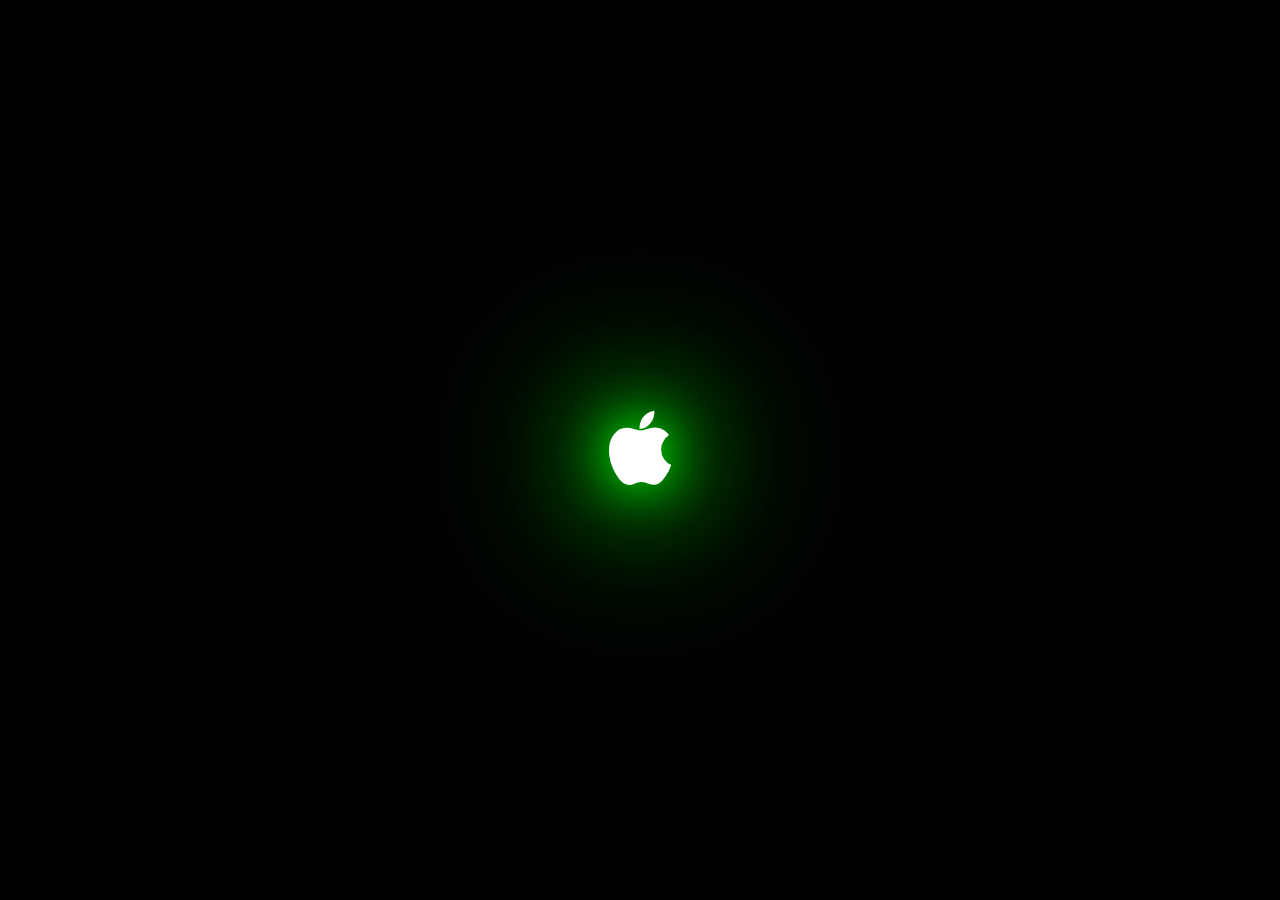
<file: AppleLogoAni.html>
<!DOCTYPE html>
<html lang="en">
<head>
    <meta charset="UTF-8">
    <meta name="viewport" content="width=device-width, initial-scale=1.0">
    <link rel="stylesheet" href="https://stackpath.bootstrapcdn.com/font-awesome/4.7.0/css/font-awesome.min.css" integrity="sha384-wvfXpqpZZVQGK6TAh5PVlGOfQNHSoD2xbE+QkPxCAFlNEevoEH3Sl0sibVcOQVnN" crossorigin="anonymous">
    <link rel="icon" href="/web_development_coding_code_browse_browser_icon-icons.com_59980.ico">
    <link rel="stylesheet" href="style5.css">
    <title>Document</title>
</head>
<body>
    <div class="box">
        <i class="fa fa-apple logo" aria-hidden="true"></i>
    </div>
</body>
</html>
</file>
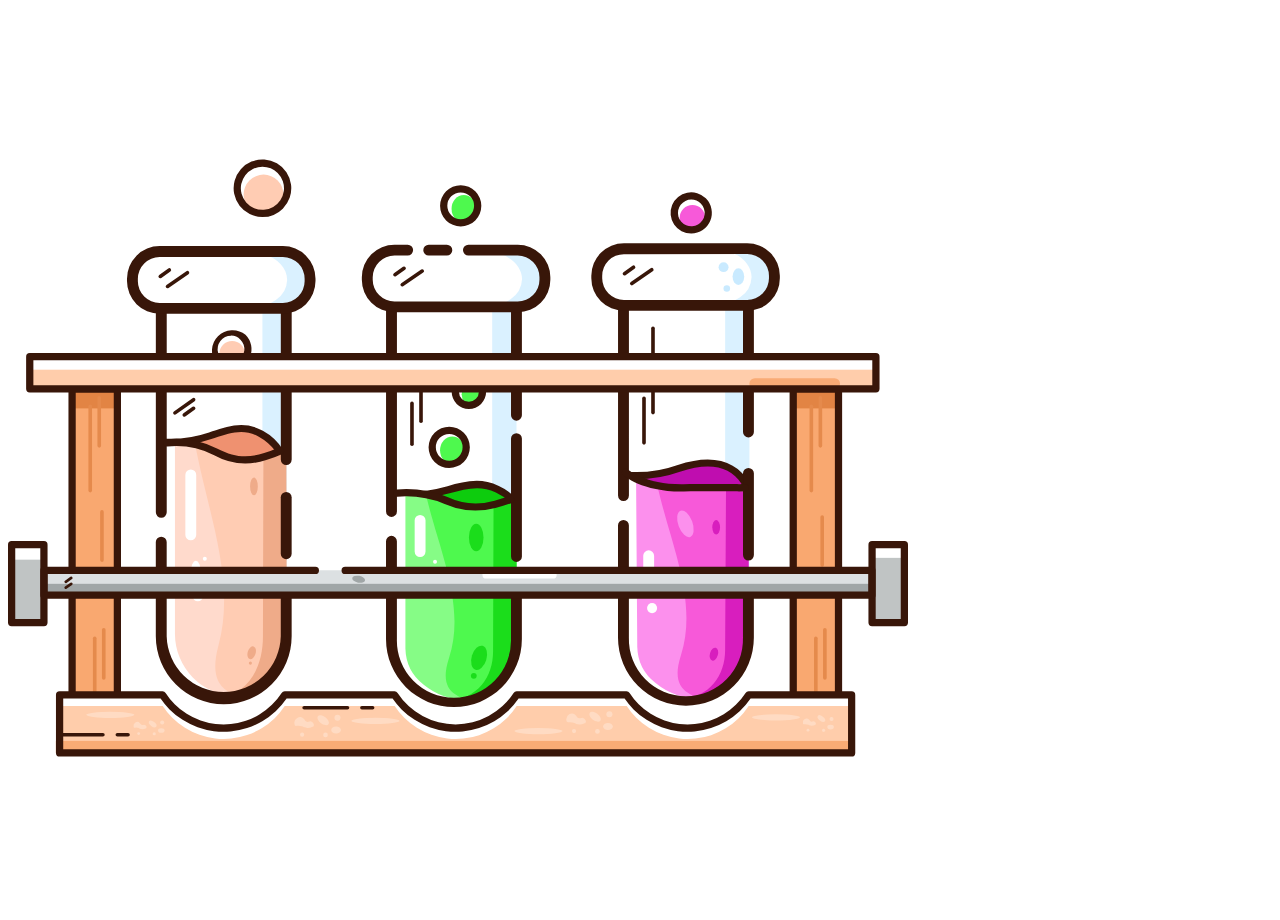
<file: Infoandcontacts.html>
<!DOCTYPE html>
<html lang="en">
<head>
    <meta charset="UTF-8">
    <meta name="viewport" content="width=device-width, initial-scale=1.0">
    <link rel="icon" href="/web_development_coding_code_browse_browser_icon-icons.com_59980.ico">
    <link rel="stylesheet" href="">
    <title>Document</title>
</head>
<body>
    <img src="test_tubes.svg" alt="test_tubes">
    <div>
    

    </div>
    
</body>
</html>
</file>
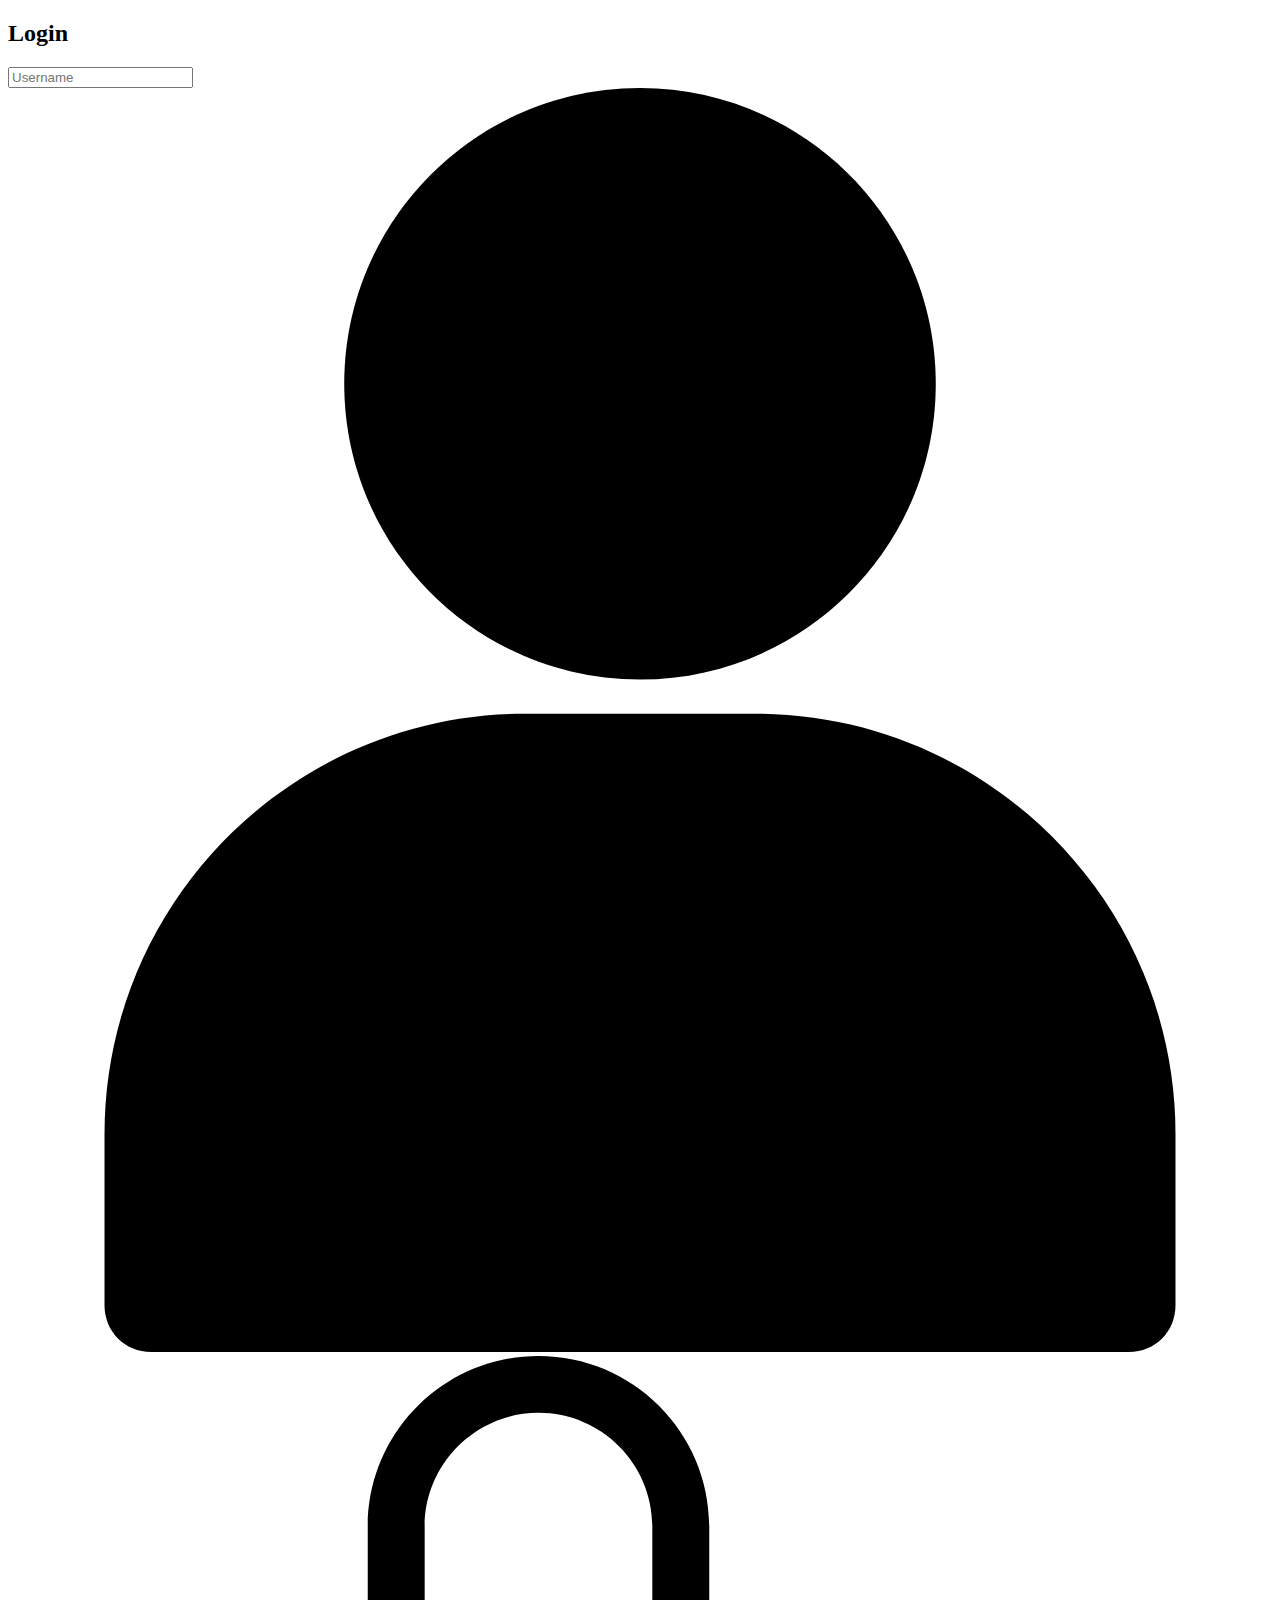
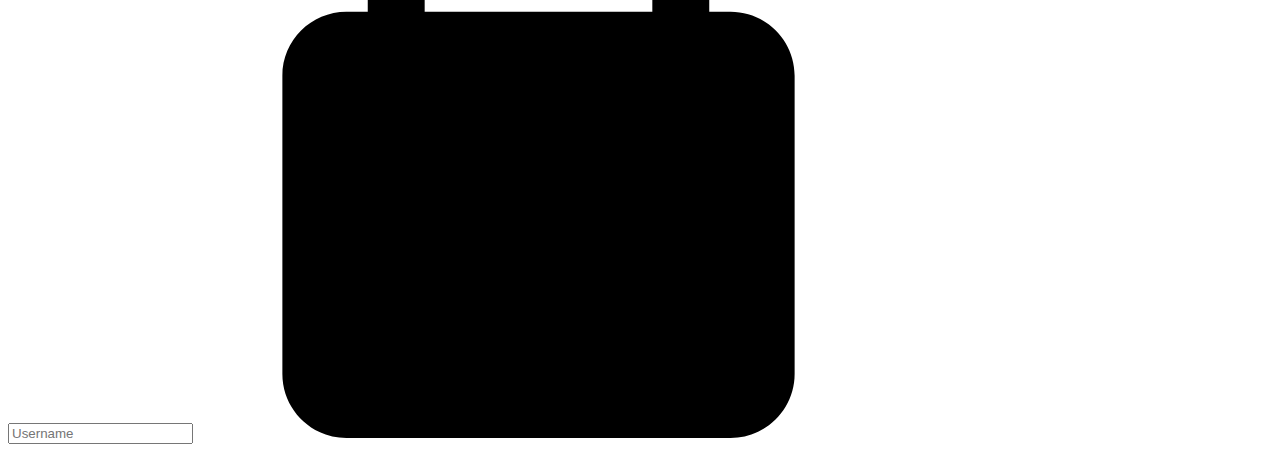
<file: loginpage.html>
<!DOCTYPE html>
<html lang="en">
<head>
    <meta charset="UTF-8">
    <meta name="viewport" content="width=device-width, initial-scale=1.0">
    <link rel="icon" href="/web_development_coding_code_browse_browser_icon-icons.com_59980.ico">
    <title>Document</title>
</head>
<body>
    <section>
        <div class="box">
            
            <div class="form">
                <h2>Login</h2>
                <form >
                    <div class="inputbx">
                        <input type="text" placeholder="Username">
                        <img src="user (2).svg">
                    </div>
                    <div class="inputbx">
                        <input type="text" placeholder="Username">
                        <img src="lock.svg">
                    </div>
                </form>
            </div>
        </div>
    </section>
</body>
</html>
</file>
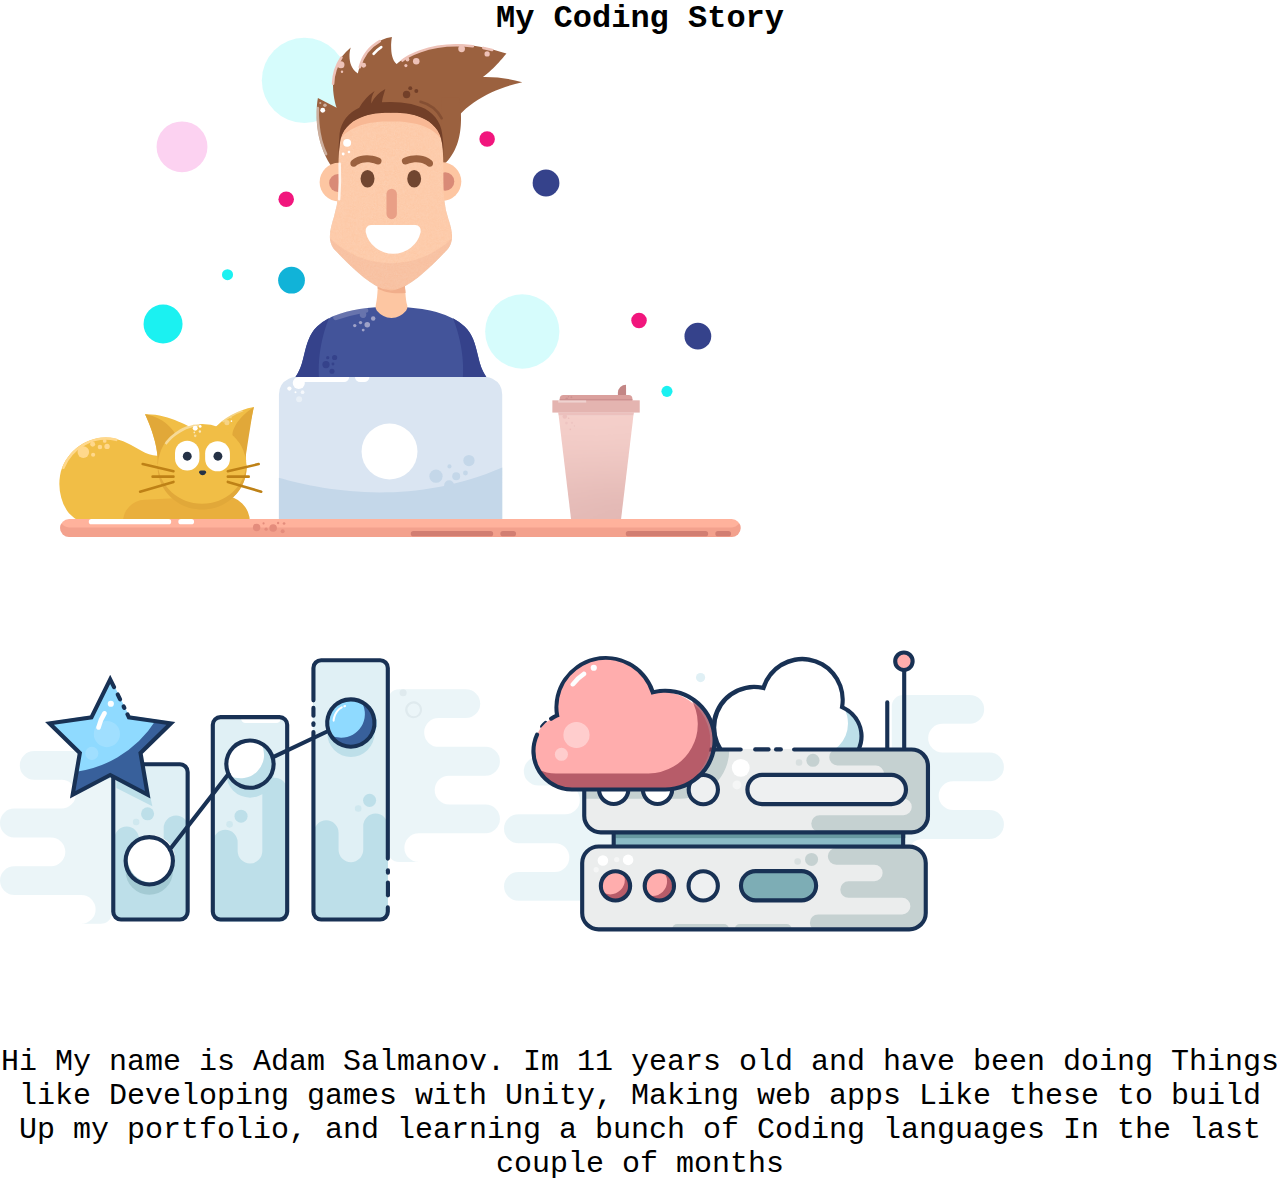
<file: mylifestory.html>
<!DOCTYPE html>
<html lang="en">
<head>
    <meta charset="UTF-8">
    <meta name="viewport" content="width=device-width, initial-scale=1.0">
    <link rel="icon" href="/web_development_coding_code_browse_browser_icon-icons.com_59980.ico">
    <title>My Coding Story</title>
    <link rel="stylesheet" href="2style.css">
</head>
<body>
    <div class="headlinepage2">
    <h1>My Coding Story</h1>
    </div>

    <img src="hero-illustration.svg" alt="Hero">
    <img src="Asset 8.svg" alt="Asset">
    <img src="Asset 7.svg" alt="Asset2">
    <div class="story">
        <P>
            Hi My name is Adam Salmanov. Im 11 years old and have been doing Things like Developing games with Unity, Making web apps Like these to build Up my portfolio, and learning a bunch of Coding languages In the last couple of months
        </P>
    </div>

    </div>
</body>
</html>
</file>
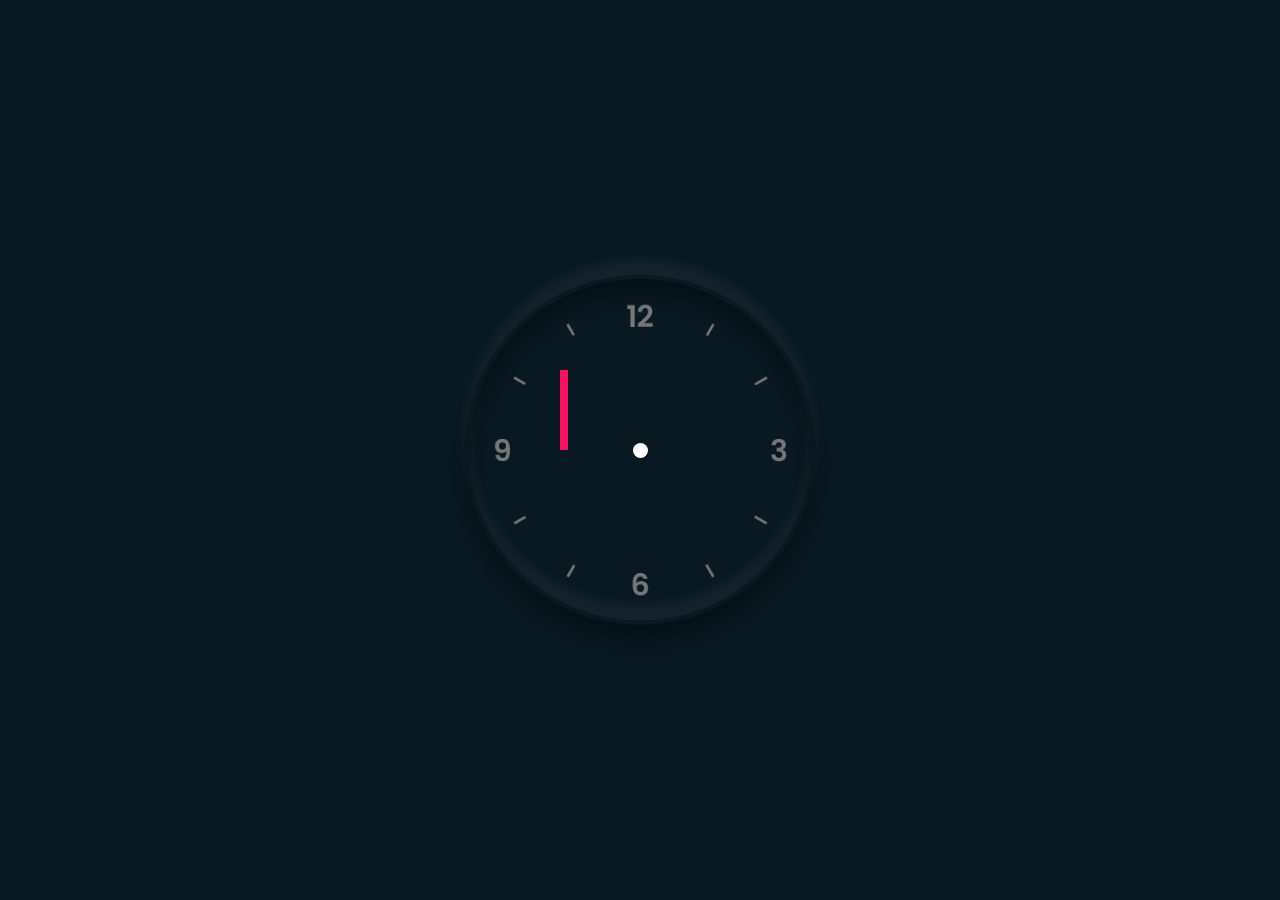
<file: verycooldanimation.html>
<!DOCTYPE html>
<html lang="en">
<head>
    <meta charset="UTF-8">
    <meta name="viewport" content="width=device-width, initial-scale=1.0">
    <link rel="icon" href="/web_development_coding_code_browse_browser_icon-icons.com_59980.ico">
    <link rel="stylesheet" href="style4.css">
    <title>AnimationPage</title>
</head>
<body>
    <div class="clock">
        <div class="hour">
            <div class="hr" id="hr"></div>
            </div>
        <div class="min">
            <div class="mn" id="mn"></div>
            </div>
        <div class="hour">
            <div class="hr" id="hr"></div>
            </div>
        <div class="sec">
            <div class="sc" id="sc"></div>
        </div>
    </div>
</body>
</html>
</file>
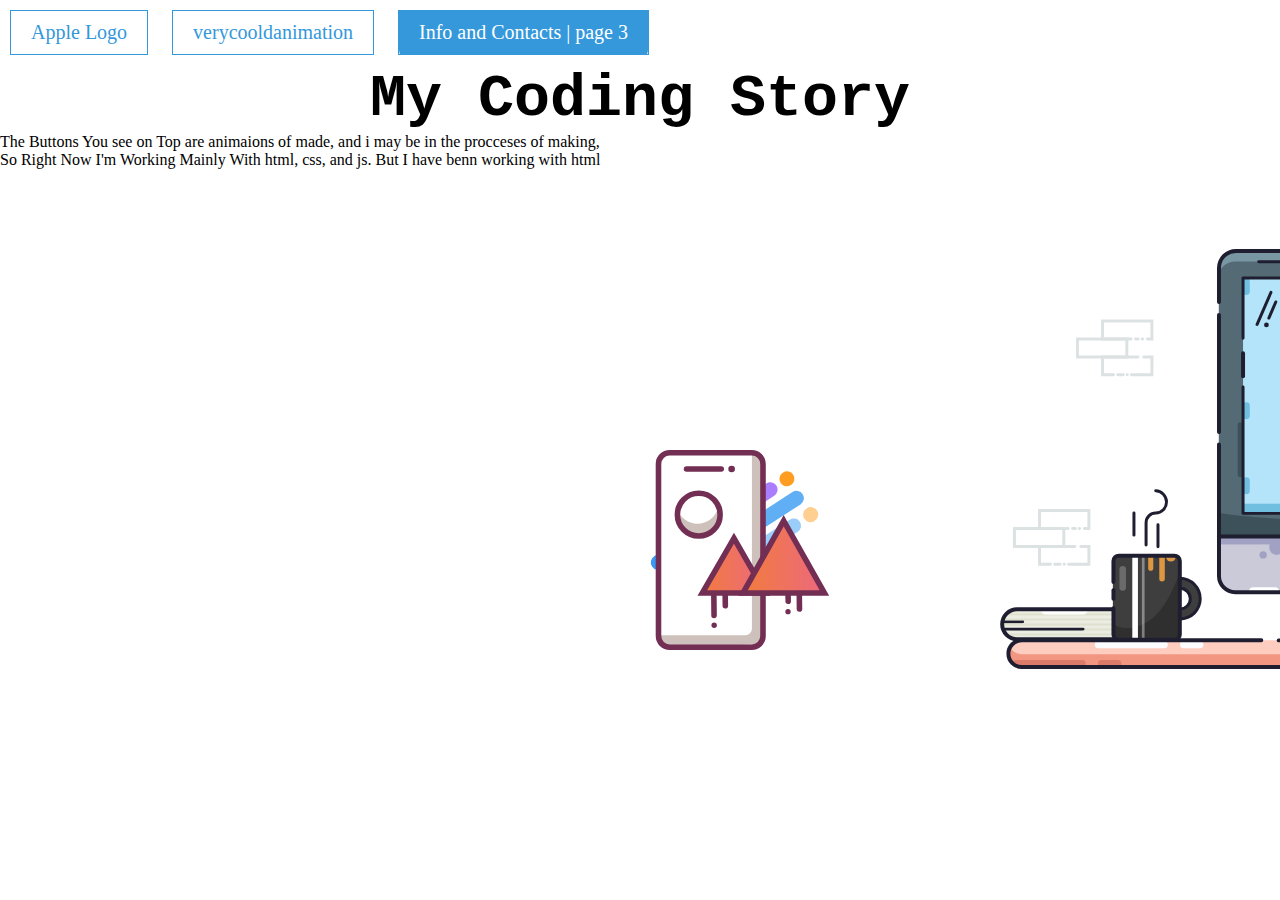
<file: whatidonow.html>
<!DOCTYPE html>
<html lang="en">
<head>
    <meta charset="UTF-8">
    <meta name="viewport" content="width=device-width, initial-scale=1.0">
    <link rel="icon" href="/web_development_coding_code_browse_browser_icon-icons.com_59980.ico">
    <link rel="stylesheet" href="3style.css">
    <title>What I Do now</title>
</head>
<body>
    <a href="AppleLogoAni.html"><button class="btn btn1">Apple Logo</button></a>
    <a href="verycooldanimation.html"> <button class="btn btn2">verycooldanimation</button></a>
    <a href="Infoandcontacts.html"><button class="btn btn3">Info and Contacts | page 3</button></a>
    <div class="small-svgs">
        <img src="Asset25.svg" alt="Asset25">
        
    </div>
    <div class="headlinepage3">
        <h1>My Coding Story</h1>
    </div class = "Text">
    <p>
        The Buttons You see on Top are animaions of made, and i may be in the procceses of making,
    </p>
    <p>
        

        So Right Now I'm Working Mainly With html, css, and js. But I have benn working with html 
    </p>
    <img src="desk-illustration.svg" alt="desk-illustration">
</body>
</html>
</file>
<file: style.css>
*{
    margin: 0;
    padding: 0;
    box-sizing: border-box;
}

.app {
    height: 100vh;
    display: flex;
    justify-content: space-evenly;
    align-items: center;
}

.Top-Title {
    font-family: 'Franklin Gothic Medium', 'Arial Narrow', Arial, sans-serif;
    text-align: center;
}


.container{
    text-align: center;
    margin-top: 2px;
}
.btn{
    border: 1px solid#3498db;
    background: none;
    padding: 10px 20px;
    font-size: 20px;
    font-family: "montserrat";
    cursor: pointer;
    margin: 10px;
    transition: 0.8s;
    position:  relative;
    overflow: hidden;
}
.btn1, .btn2{
    color: #3498db;
}
.btn3 {
    color: #fff;
}

.btn1:hover,.btn2:hover{
    color: #fff;
}
.btn3:hover {
    color: #3498db;
}
.btn::before {
    content: "";
    position: absolute;
    left: 0;
    width:  100%;
    height: 0%;
    background: #3498db;
    z-index: -1;
    transition: 0.8s;
}

.btn1::before,.btn3::before{
    top: 0%;
    border-radius: 0 0 50% 50%;
}
.btn3::before{
    height: 180%;

}
.btn1:hover:before,.btn2:hover:before{
    height: 180%;
}
.btn3:hover:before{
    height: 0%;
}
</file>
<file: style5.css>
*{
    margin: 0;
    padding: 0;
    box-sizing: border-box;
}
body{
    display: flex;
    justify-content: center;
    align-items: center;
    min-height: 100vh;
    background: #000;
}

.logo{
    position: relative;
    color: #ffffff;
    font-size: 5em;
    text-shadow: 0 0 50px #0f0,
                0 0 100px #0f0,
                0 0 150px #0f0,
                0 0 200px #0f0,
                0 0 250px #0f0;
    animation: animate 5s linear infinite;
}
@keyframes animate
{
    0%
    {
        filter: hue-rotate(0deg);
    }
    100%
    {
        filter: hue-rotate(360deg);
    }
}
</file>
<file: 2style.css>
*{
    margin: 0;
    padding: 0;
    box-sizing: border-box;
}

.headlinepage2 {
    text-align: center;
    color: rgb(red, green, blue);
    font-family: 'Courier New', Courier, monospace;
}

.story {
    font-family: 'Courier New', Courier, monospace;
    font-size: 30px;
    text-align: center;
    
}
</file>
<file: style4.css>
*{
    margin: 0;
    padding: 0;
    box-sizing: border-box;
}
body{
    display: flex;
    justify-content: center;
    align-items: center;
    min-height: 100vh;
    background: #091921;
}
.clock {
    width: 350px;
    height: 350px;
    display: flex;
    justify-content: center;
    align-items: center;
    background: url(image1.png);
    background-size: cover;
    border: 4px solid #091921;
    border-radius: 50%;
    box-shadow: 0 -15px 15px rgba(255,255,255,0.05),
                inset  0 -15px 15px rgba(255,255,255,0.05),
                0 15px 15px rgba(0,0,0,0.3),
                inset  0 15px 15px rgba(0,0,0,0.3);
                
}
.clock::before{
    content: '';
    position: absolute;
    width: 15px;
    height: 15px;
    background: #fff;
    border-radius: 50%;
    z-index: 10000;
}

.clock .hour,
.clock .min,
.clock .sec{
    position: absolute;
}
.clock .hour, .hr{
    width: 160px;
    height: 160px;

}
.clock .min, .mn{
    width: 190px;
    height: 190px;

}
.clock .sec, .sc{
    width: 190px;
    height: 190px;

}
.hr .mn, .sc
{
    display: flex;
    justify-content: center;
    align-items: center;
}
.hr:before{
    content: '';
    position: absolute;
    width: 8px;
    height: 80px;
    background: #ff105e;
}
</file>
<file: 3style.css>
*{
    margin: 0;
    padding: 0;
    box-sizing: border-box;
}

.headlinepage3 {
    font-family: 'Courier New', Courier, monospace;
    font-size: 30px;
    text-align: center;
    
}

.text {
    margin-right: 100px;
}

.small-svgs {
    position: absolute;
    height: 50%;
    top: 50%;
    left: 50%;
    transform: translate(-50, -50%);
    pointer-events: none;
}
.btn, .btn2, .btn3{
    margin-bottom: 200px;
}

.btn{
    border: 1px solid#3498db;
    background: none;
    padding: 10px 20px;
    font-size: 20px;
    font-family: "montserrat";
    cursor: pointer;
    margin: 10px;
    transition: 0.8s;
    position:  relative;
    overflow: hidden;
}
.btn1, .btn2{
    color: #3498db;
}
.btn3 {
    color: #fff;
}

.btn1:hover,.btn2:hover{
    color: #fff;
}
.btn3:hover {
    color: #3498db;
}
.btn::before {
    content: "";
    position: absolute;
    left: 0;
    width:  100%;
    height: 0%;
    background: #3498db;
    z-index: -1;
    transition: 0.8s;
}

.btn1::before,.btn3::before{
    top: 0%;
    border-radius: 0 0 50% 50%;
}
.btn3::before{
    height: 180%;

}
.btn1:hover:before,.btn2:hover:before{
    height: 180%;
}
.btn3:hover:before{
    height: 0%;
}
</file>
